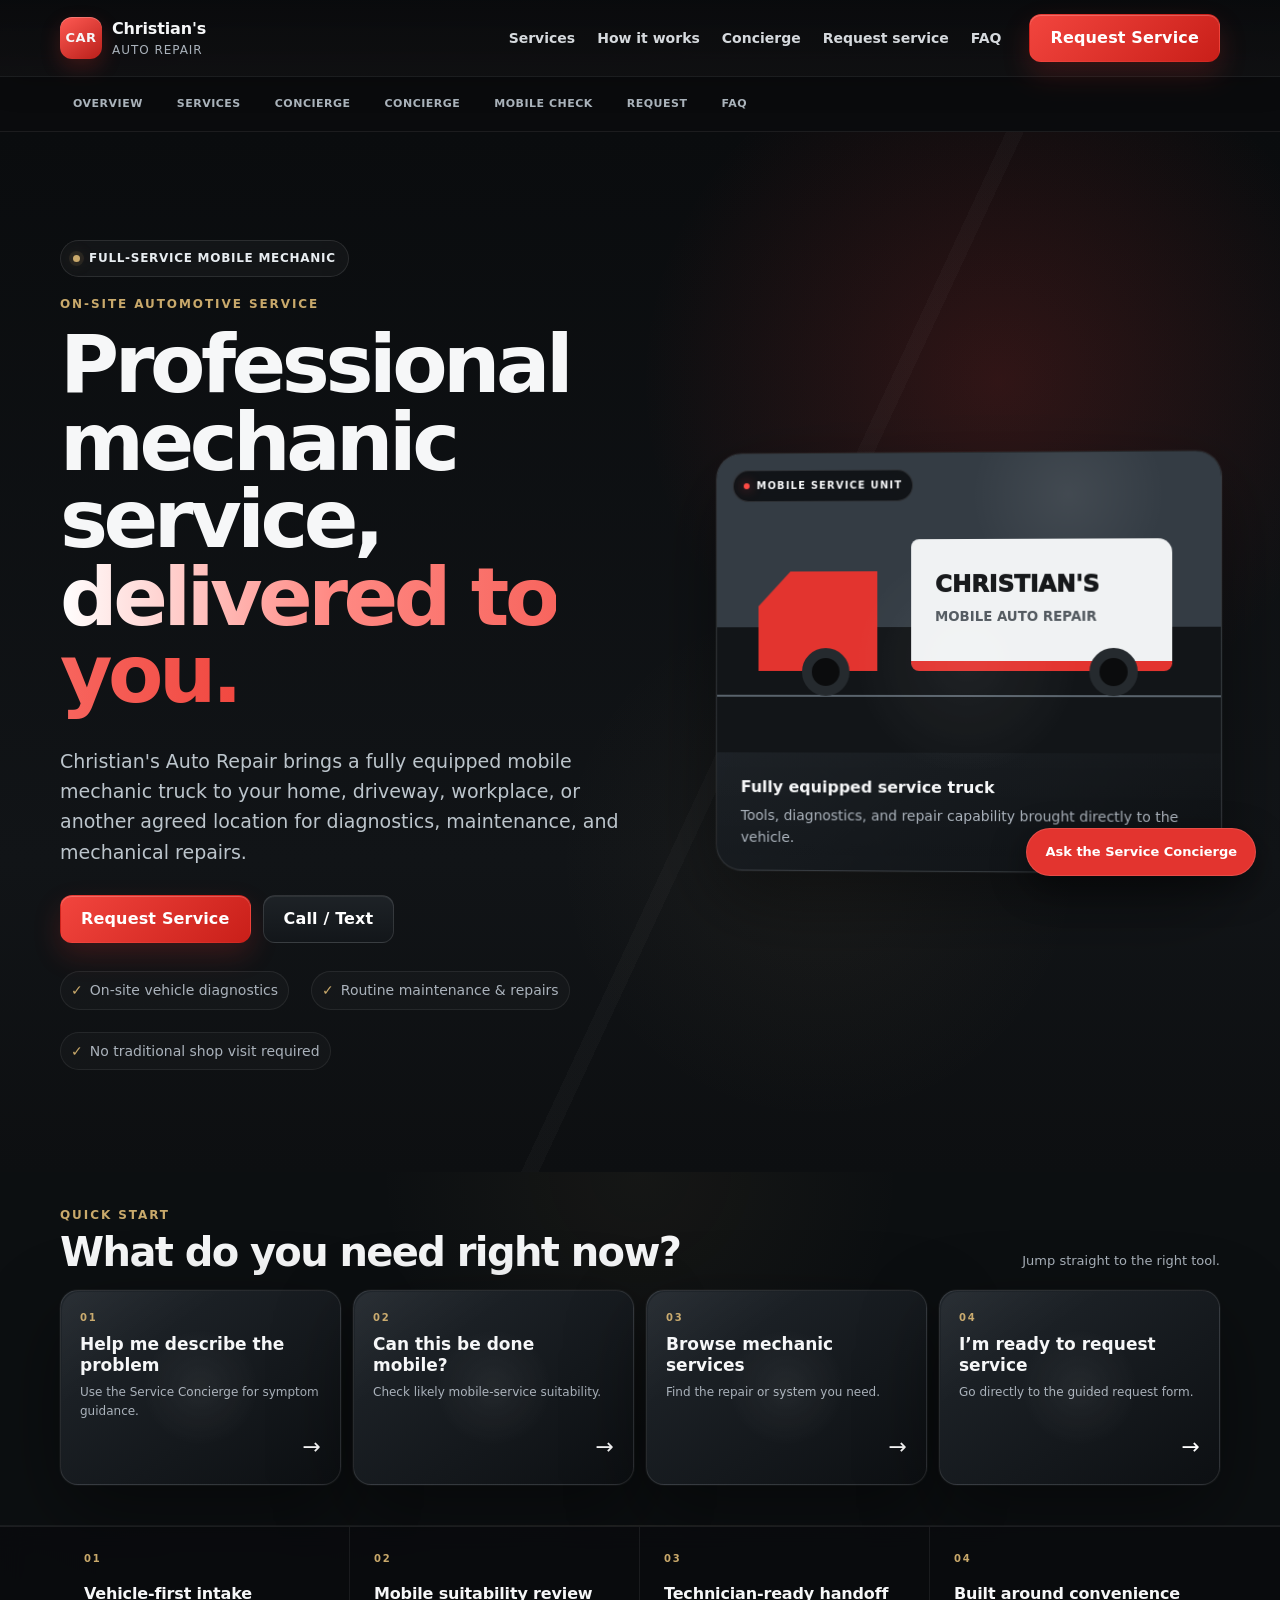
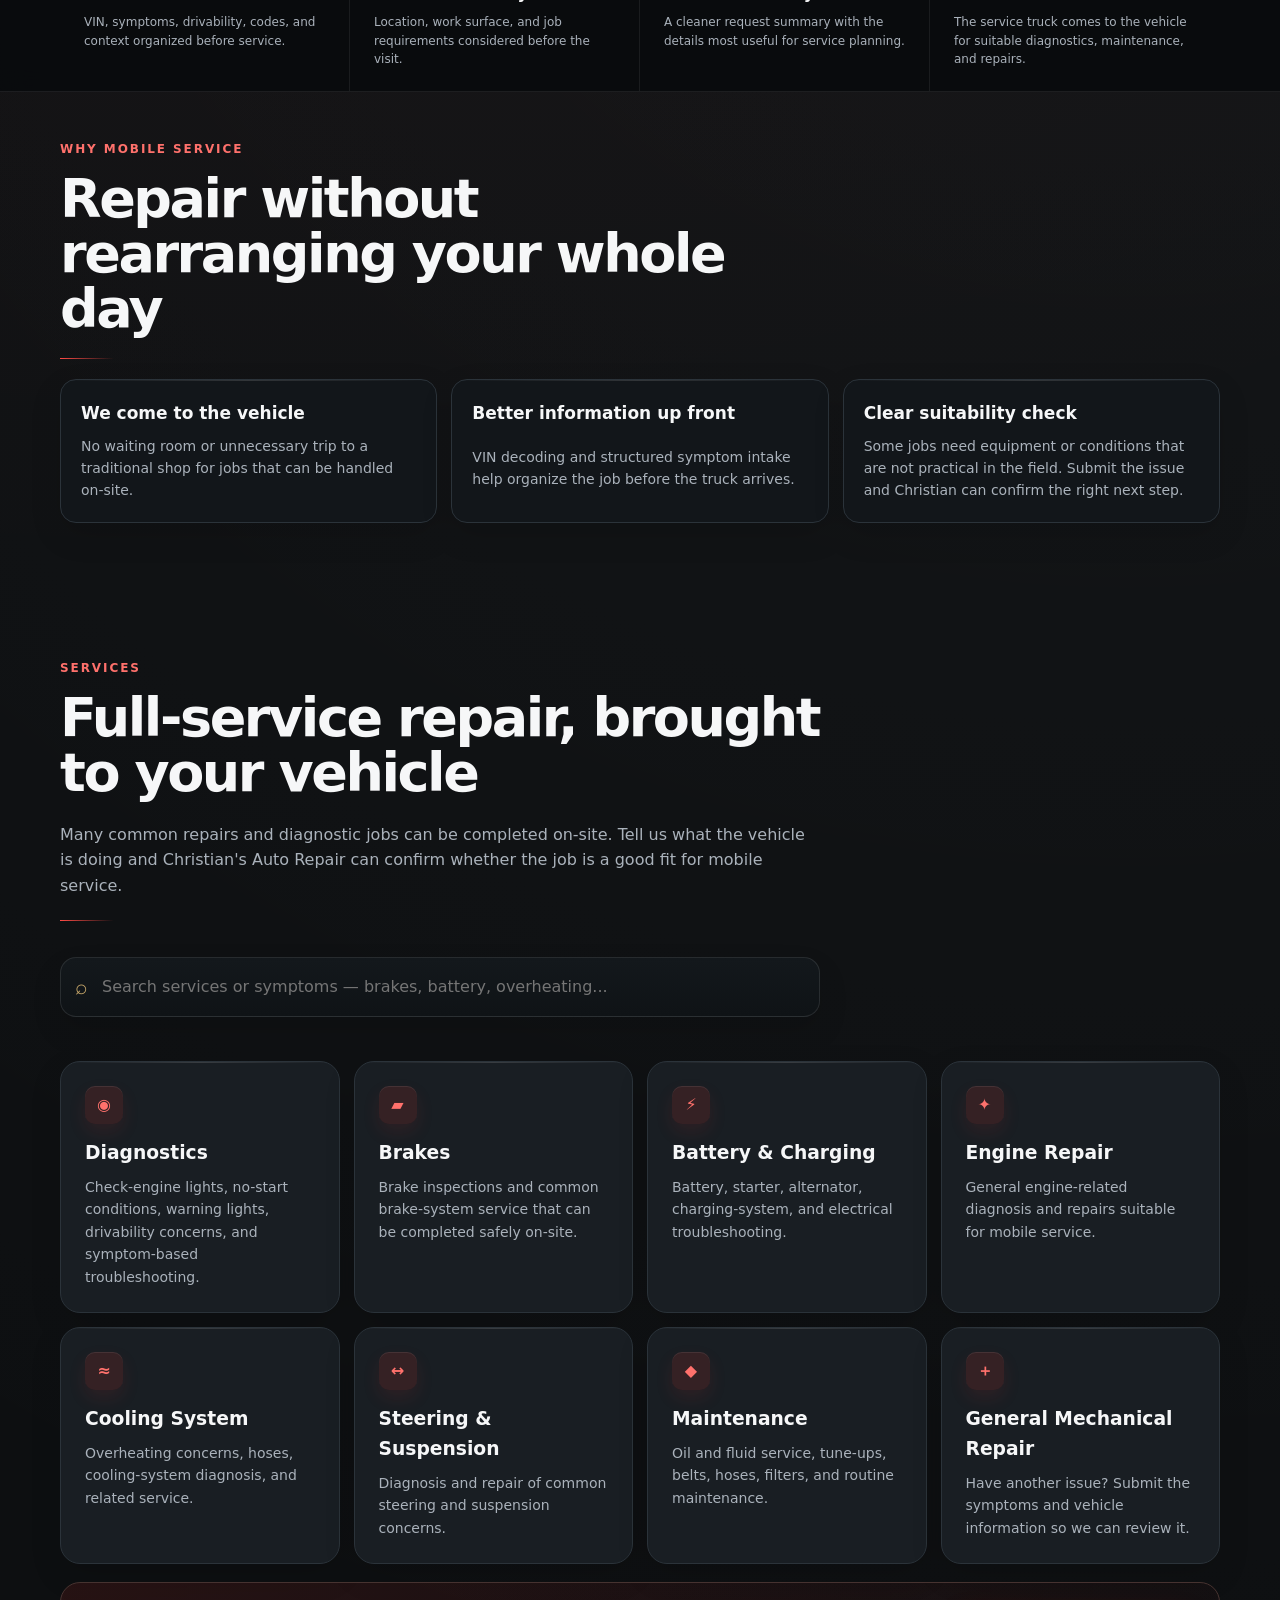
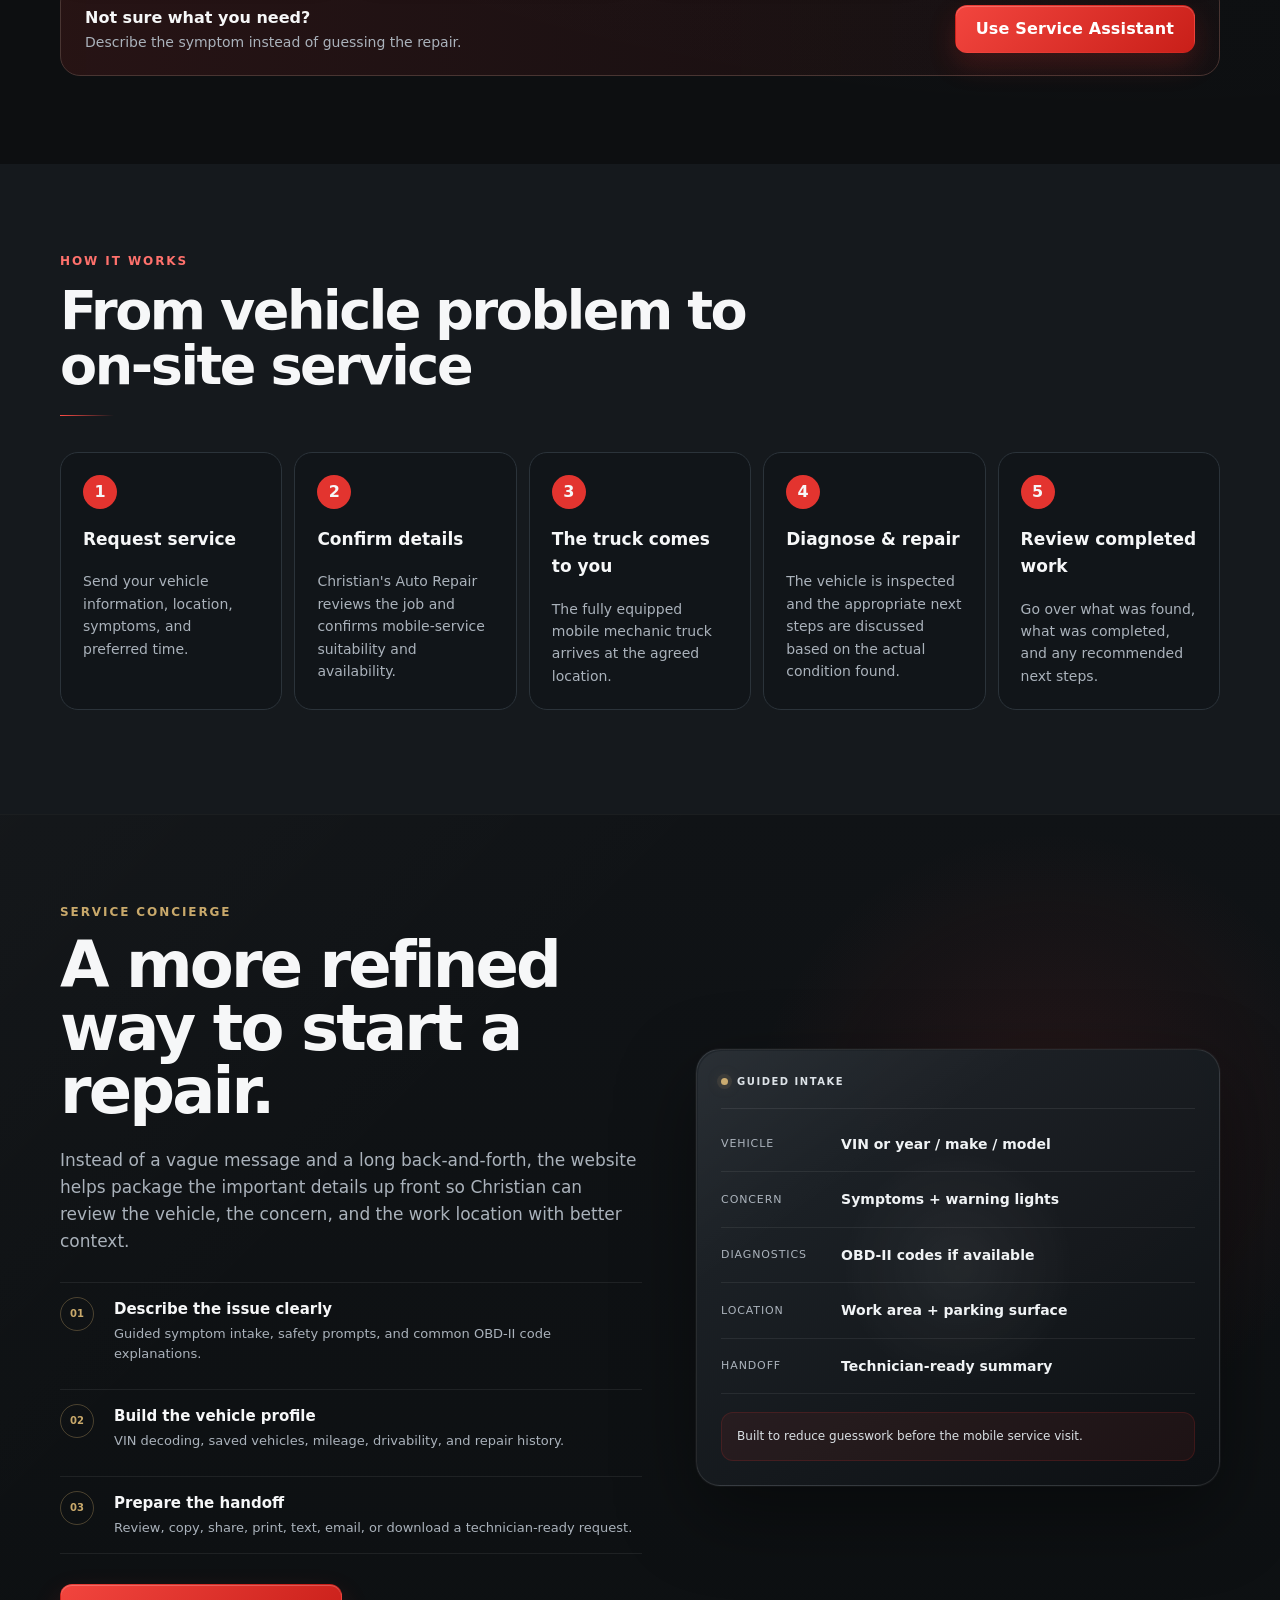
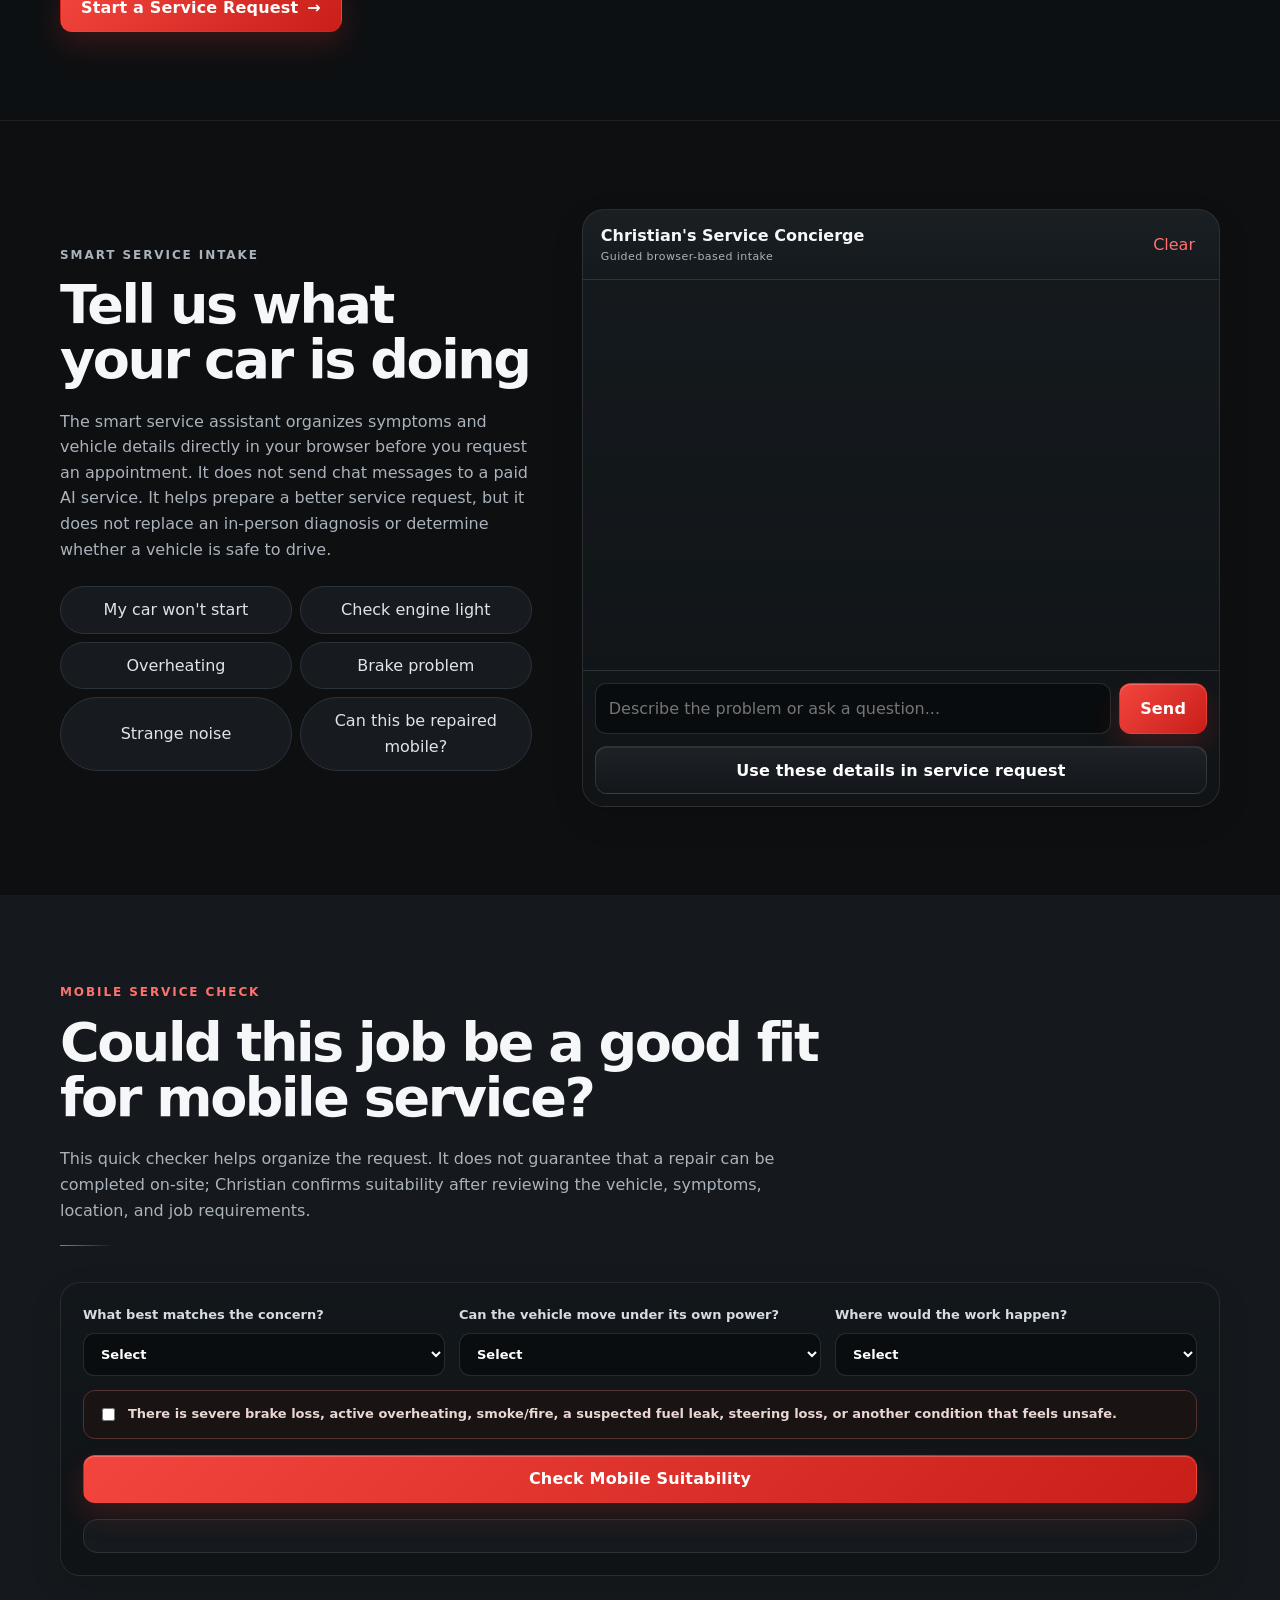
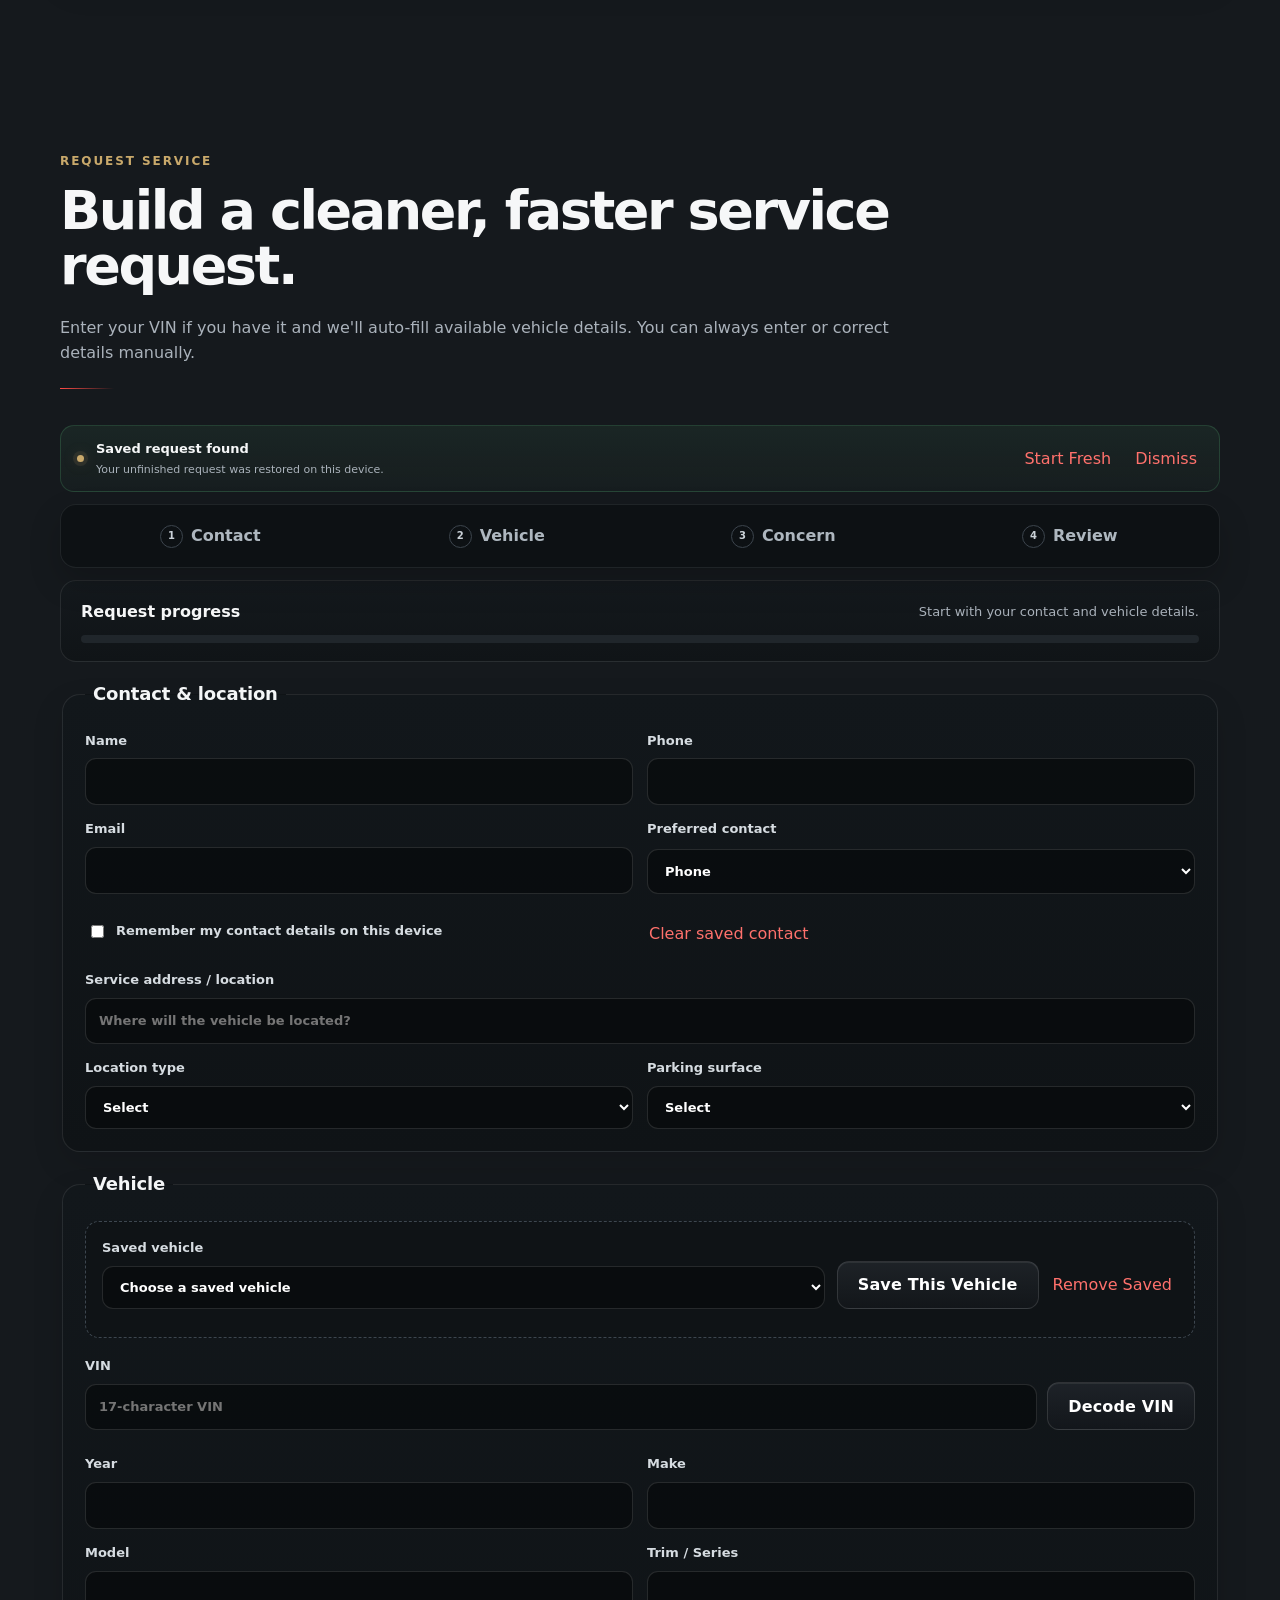
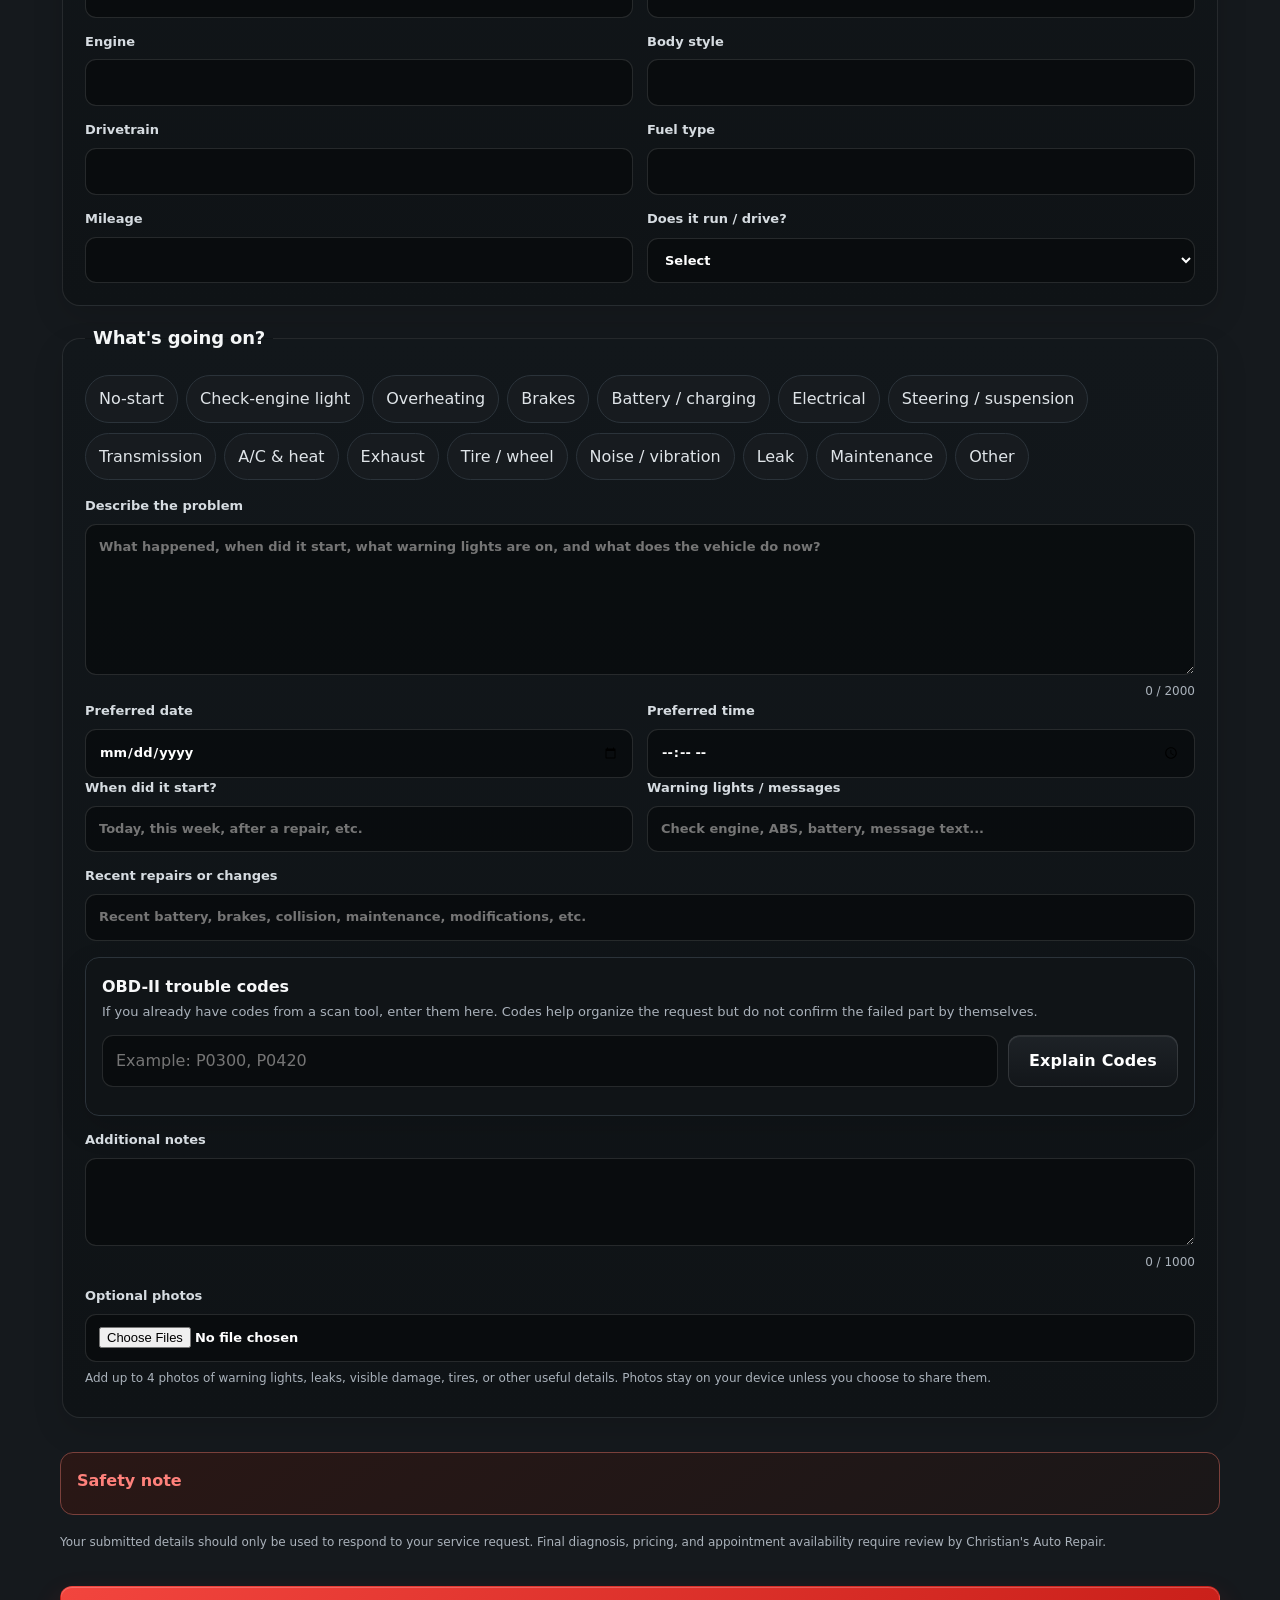
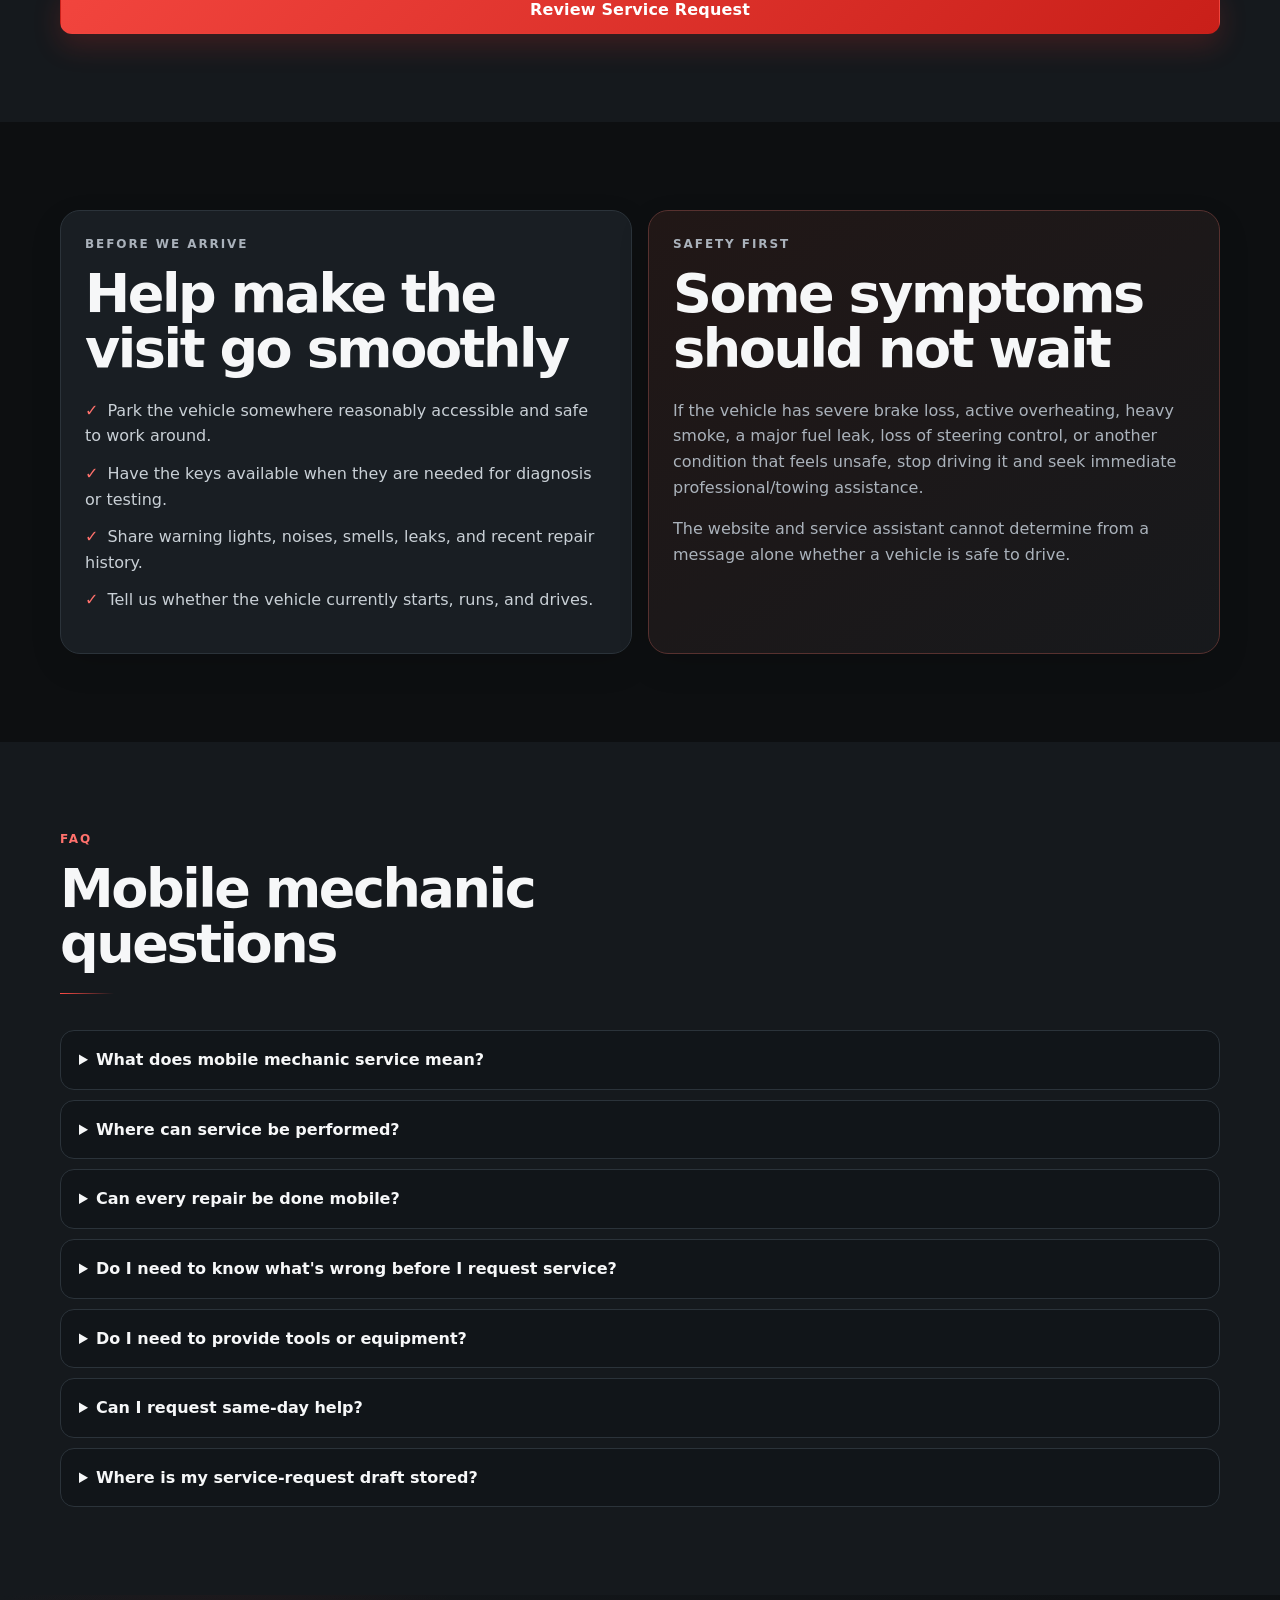
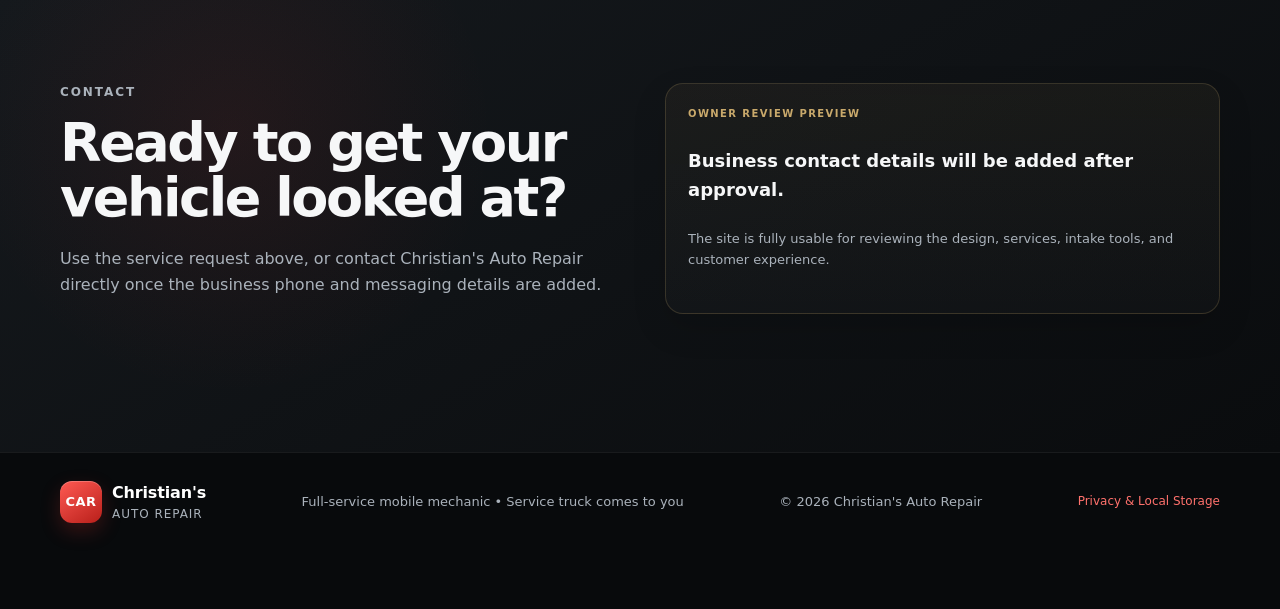
<file: index.html>
<!doctype html>
<html lang="en">
<head>
  <meta charset="utf-8" />
  <meta name="viewport" content="width=device-width,initial-scale=1" />
  <title>Christian's Auto Repair | Full-Service Mobile Mechanic</title>
  <meta name="description" content="Christian's Auto Repair is a full-service mobile mechanic. A fully equipped service truck comes to your home, driveway, workplace, or another agreed location for diagnostics, maintenance, and repairs." />
  <meta name="theme-color" content="#111315" />
  <meta name="robots" content="index,follow,max-image-preview:large" />
  <link rel="canonical" href="https://zdaman3030.github.io/Car/" />
  <link rel="icon" href="./favicon.svg" type="image/svg+xml" />
  <link rel="manifest" href="./manifest.webmanifest" />
  <meta property="og:title" content="Christian's Auto Repair | Mobile Mechanic" />
  <meta property="og:description" content="The mechanic shop that comes to you. Mobile diagnostics, maintenance, and repair from a fully equipped service truck." />
  <meta property="og:type" content="website" />
  <meta property="og:url" content="https://zdaman3030.github.io/Car/" />
  <meta name="twitter:card" content="summary" />
  <meta name="twitter:title" content="Christian's Auto Repair | Mobile Mechanic" />
  <meta name="twitter:description" content="Mobile diagnostics, maintenance, and repair from a service truck that comes to you." />
  <link rel="stylesheet" href="./styles.css" />
  <script type="application/ld+json">
  {
    "@context": "https://schema.org",
    "@type": "AutoRepair",
    "name": "Christian's Auto Repair",
    "description": "Full-service mobile mechanic offering on-site diagnostics, maintenance, and automotive repair from a fully equipped service truck."
  }
  </script>
  <script type="application/ld+json">
  {
    "@context": "https://schema.org",
    "@type": "FAQPage",
    "mainEntity": [
      {"@type":"Question","name":"What does mobile mechanic service mean?","acceptedAnswer":{"@type":"Answer","text":"Christian's Auto Repair brings a service truck to the vehicle and performs suitable diagnostics, maintenance, and repairs on-site instead of requiring a traditional shop visit."}},
      {"@type":"Question","name":"Where can service be performed?","acceptedAnswer":{"@type":"Answer","text":"At your home, driveway, workplace, or another agreed location where the vehicle can be accessed safely and legally. Final location suitability is confirmed before service."}},
      {"@type":"Question","name":"Can every repair be done mobile?","acceptedAnswer":{"@type":"Answer","text":"Many repairs can be handled on-site, but not every job is appropriate for field service. Send the vehicle details and symptoms so Christian's Auto Repair can review the job."}},
      {"@type":"Question","name":"Do I need to know what's wrong before I request service?","acceptedAnswer":{"@type":"Answer","text":"No. Describe what the vehicle is doing, including warning lights, noises, leaks, and whether it starts or drives. Diagnosis can begin from the symptoms."}}
    ]
  }
  </script>
</head>
<body>
  <noscript><div style="padding:12px 16px;background:#3b1614;color:#fff;text-align:center;font-family:system-ui">JavaScript is disabled. You can still browse services and contact information, but VIN decoding and the service assistant require JavaScript.</div></noscript>
  <a class="skip-link" href="#main">Skip to content</a>
  <div id="offlineNotice" class="offline-notice" role="status" hidden>You’re offline. The site and saved service draft still work, but VIN lookup and external links may be unavailable.</div>

  <header class="site-header">
    <div class="wrap nav-wrap">
      <a class="brand" href="#home" aria-label="Christian's Auto Repair home">
        <span class="brand-mark">CAR</span>
        <span><strong>Christian's</strong><small>Auto Repair</small></span>
      </a>
      <button class="menu-btn" id="menuBtn" aria-expanded="false" aria-controls="siteNav">Menu</button>
      <nav id="siteNav" class="site-nav" aria-label="Primary navigation">
        <a href="#services">Services</a>
        <a href="#how">How it works</a>
        <a href="#assistant">Concierge</a>
        <a href="#request">Request service</a>
        <a href="#faq">FAQ</a>
      </nav>
      <a class="btn btn-primary desktop-cta" href="#request">Request Service</a>
    </div>
  </header>
  <nav class="section-nav" aria-label="Page sections">
    <div class="wrap section-nav-track">
      <a href="#home">Overview</a>
      <a href="#services">Services</a>
      <a href="#premiumExperience">Concierge</a>
      <a href="#assistant">Concierge</a>
      <a href="#mobileCheck">Mobile Check</a>
      <a href="#request">Request</a>
      <a href="#faq">FAQ</a>
    </div>
  </nav>

  <main id="main">
    <section id="home" class="hero section">
      <div class="wrap hero-grid">
        <div>
          <div class="hero-status"><span class="status-dot"></span><span>Full-service mobile mechanic</span></div>
          <p class="eyebrow premium-eyebrow">ON-SITE AUTOMOTIVE SERVICE</p>
          <h1>Professional mechanic service, <span>delivered to you.</span></h1>
          <p class="lead">Christian's Auto Repair brings a fully equipped mobile mechanic truck to your home, driveway, workplace, or another agreed location for diagnostics, maintenance, and mechanical repairs.</p>
          <div class="cta-row">
            <a class="btn btn-primary" href="#request">Request Service</a>
            <a class="btn btn-ghost contact-placeholder" href="#contact" hidden>Call / Text</a>
          </div>
          <ul class="hero-points" aria-label="Key benefits">
            <li>On-site vehicle diagnostics</li>
            <li>Routine maintenance & repairs</li>
            <li>No traditional shop visit required</li>
          </ul>
        </div>
        <div class="truck-card premium-surface" role="img" aria-label="Illustration of a professional mobile mechanic service truck">
          <div class="truck-badge"><span></span> MOBILE SERVICE UNIT</div>
          <div class="truck-art">
            <div class="truck-cab"></div>
            <div class="truck-box"><span>CHRISTIAN'S</span><small>MOBILE AUTO REPAIR</small></div>
            <div class="wheel wheel-a"></div>
            <div class="wheel wheel-b"></div>
          </div>
          <div class="truck-card-copy">
            <strong>Fully equipped service truck</strong>
            <span>Tools, diagnostics, and repair capability brought directly to the vehicle.</span>
          </div>
        </div>
      </div>
    </section>

    <section id="quickStart" class="quick-start-section">
      <div class="wrap">
        <div class="quick-start-head">
          <div><p class="eyebrow premium-eyebrow">QUICK START</p><h2>What do you need right now?</h2></div>
          <span>Jump straight to the right tool.</span>
        </div>
        <div class="quick-start-grid">
          <a class="quick-start-card premium-surface" href="#assistant"><small>01</small><strong>Help me describe the problem</strong><span>Use the Service Concierge for symptom guidance.</span><b aria-hidden="true">→</b></a>
          <a class="quick-start-card premium-surface" href="#mobileCheck"><small>02</small><strong>Can this be done mobile?</strong><span>Check likely mobile-service suitability.</span><b aria-hidden="true">→</b></a>
          <a class="quick-start-card premium-surface" href="#services"><small>03</small><strong>Browse mechanic services</strong><span>Find the repair or system you need.</span><b aria-hidden="true">→</b></a>
          <a class="quick-start-card premium-surface" href="#request"><small>04</small><strong>I’m ready to request service</strong><span>Go directly to the guided request form.</span><b aria-hidden="true">→</b></a>
        </div>
      </div>
    </section>

    <section class="trust-strip premium-trust">
      <div class="wrap premium-trust-grid">
        <div><small>01</small><strong>Vehicle-first intake</strong><span>VIN, symptoms, drivability, codes, and context organized before service.</span></div>
        <div><small>02</small><strong>Mobile suitability review</strong><span>Location, work surface, and job requirements considered before the visit.</span></div>
        <div><small>03</small><strong>Technician-ready handoff</strong><span>A cleaner request summary with the details most useful for service planning.</span></div>
        <div><small>04</small><strong>Built around convenience</strong><span>The service truck comes to the vehicle for suitable diagnostics, maintenance, and repairs.</span></div>
      </div>
    </section>

    <section id="why-mobile" class="section section-compact">
      <div class="wrap">
        <div class="section-head compact-head">
          <p class="eyebrow">WHY MOBILE SERVICE</p>
          <h2>Repair without rearranging your whole day</h2>
        </div>
        <div class="benefit-grid">
          <article class="mini-card"><strong>We come to the vehicle</strong><span>No waiting room or unnecessary trip to a traditional shop for jobs that can be handled on-site.</span></article>
          <article class="mini-card"><strong>Better information up front</strong><span>VIN decoding and structured symptom intake help organize the job before the truck arrives.</span></article>
          <article class="mini-card"><strong>Clear suitability check</strong><span>Some jobs need equipment or conditions that are not practical in the field. Submit the issue and Christian can confirm the right next step.</span></article>
        </div>
      </div>
    </section>

    <section id="services" class="section">
      <div class="wrap">
        <div class="section-head">
          <p class="eyebrow">SERVICES</p>
          <h2>Full-service repair, brought to your vehicle</h2>
          <p>Many common repairs and diagnostic jobs can be completed on-site. Tell us what the vehicle is doing and Christian's Auto Repair can confirm whether the job is a good fit for mobile service.</p>
        </div>
        <div class="service-finder">
          <label class="sr-only" for="serviceSearch">Search services</label>
          <span aria-hidden="true">⌕</span>
          <input id="serviceSearch" type="search" placeholder="Search services or symptoms — brakes, battery, overheating..." autocomplete="off" />
          <button id="clearServiceSearch" class="link-btn" type="button" hidden>Clear</button>
        </div>
        <div id="serviceSearchStatus" class="service-search-status" aria-live="polite"></div>
        <div class="cards services-grid">
          <article class="card service-card" data-service="diagnostics check engine no start warning lights drivability troubleshooting scan"><span class="icon">◉</span><h3>Diagnostics</h3><p>Check-engine lights, no-start conditions, warning lights, drivability concerns, and symptom-based troubleshooting.</p></article>
          <article class="card service-card" data-service="brakes brake pads rotors grinding squealing vibration soft pedal"><span class="icon">▰</span><h3>Brakes</h3><p>Brake inspections and common brake-system service that can be completed safely on-site.</p></article>
          <article class="card service-card" data-service="battery alternator starter charging electrical no start clicking"><span class="icon">⚡</span><h3>Battery & Charging</h3><p>Battery, starter, alternator, charging-system, and electrical troubleshooting.</p></article>
          <article class="card service-card" data-service="engine repair misfire rough running power timing leak tune"><span class="icon">✦</span><h3>Engine Repair</h3><p>General engine-related diagnosis and repairs suitable for mobile service.</p></article>
          <article class="card service-card" data-service="cooling overheating coolant radiator thermostat hose leak"><span class="icon">≈</span><h3>Cooling System</h3><p>Overheating concerns, hoses, cooling-system diagnosis, and related service.</p></article>
          <article class="card service-card" data-service="steering suspension strut shock ball joint tie rod clunk vibration pulling"><span class="icon">↔</span><h3>Steering & Suspension</h3><p>Diagnosis and repair of common steering and suspension concerns.</p></article>
          <article class="card service-card" data-service="maintenance oil fluid tune up belt hose filter routine service"><span class="icon">◆</span><h3>Maintenance</h3><p>Oil and fluid service, tune-ups, belts, hoses, filters, and routine maintenance.</p></article>
          <article class="card service-card" data-service="general mechanical repair electrical exhaust hvac ac heat leak noise other"><span class="icon">＋</span><h3>General Mechanical Repair</h3><p>Have another issue? Submit the symptoms and vehicle information so we can review it.</p></article>
        </div>
        <div class="callout">
          <div><strong>Not sure what you need?</strong><span>Describe the symptom instead of guessing the repair.</span></div>
          <a class="btn btn-primary" href="#assistant">Use Service Assistant</a>
        </div>
      </div>
    </section>

    <section id="how" class="section section-alt">
      <div class="wrap">
        <div class="section-head">
          <p class="eyebrow">HOW IT WORKS</p>
          <h2>From vehicle problem to on-site service</h2>
        </div>
        <ol class="timeline">
          <li><span>1</span><div><h3>Request service</h3><p>Send your vehicle information, location, symptoms, and preferred time.</p></div></li>
          <li><span>2</span><div><h3>Confirm details</h3><p>Christian's Auto Repair reviews the job and confirms mobile-service suitability and availability.</p></div></li>
          <li><span>3</span><div><h3>The truck comes to you</h3><p>The fully equipped mobile mechanic truck arrives at the agreed location.</p></div></li>
          <li><span>4</span><div><h3>Diagnose & repair</h3><p>The vehicle is inspected and the appropriate next steps are discussed based on the actual condition found.</p></div></li>
          <li><span>5</span><div><h3>Review completed work</h3><p>Go over what was found, what was completed, and any recommended next steps.</p></div></li>
        </ol>
      </div>
    </section>

    <section id="premiumExperience" class="section premium-experience">
      <div class="wrap premium-experience-grid">
        <div class="premium-copy">
          <p class="eyebrow premium-eyebrow">SERVICE CONCIERGE</p>
          <h2>A more refined way to start a repair.</h2>
          <p>Instead of a vague message and a long back-and-forth, the website helps package the important details up front so Christian can review the vehicle, the concern, and the work location with better context.</p>
          <div class="premium-feature-list">
            <div><span>01</span><p><strong>Describe the issue clearly</strong><small>Guided symptom intake, safety prompts, and common OBD-II code explanations.</small></p></div>
            <div><span>02</span><p><strong>Build the vehicle profile</strong><small>VIN decoding, saved vehicles, mileage, drivability, and repair history.</small></p></div>
            <div><span>03</span><p><strong>Prepare the handoff</strong><small>Review, copy, share, print, text, email, or download a technician-ready request.</small></p></div>
          </div>
          <a class="btn btn-primary premium-cta" href="#request">Start a Service Request <span aria-hidden="true">→</span></a>
        </div>
        <div class="concierge-card premium-surface">
          <div class="concierge-topline"><span class="status-dot"></span> GUIDED INTAKE</div>
          <div class="concierge-preview">
            <div class="preview-row"><small>Vehicle</small><strong>VIN or year / make / model</strong></div>
            <div class="preview-row"><small>Concern</small><strong>Symptoms + warning lights</strong></div>
            <div class="preview-row"><small>Diagnostics</small><strong>OBD-II codes if available</strong></div>
            <div class="preview-row"><small>Location</small><strong>Work area + parking surface</strong></div>
            <div class="preview-row"><small>Handoff</small><strong>Technician-ready summary</strong></div>
          </div>
          <div class="concierge-note">Built to reduce guesswork before the mobile service visit.</div>
        </div>
      </div>
    </section>

    <section id="assistant" class="section">
      <div class="wrap assistant-grid">
        <div>
          <p class="eyebrow">SMART SERVICE INTAKE</p>
          <h2>Tell us what your car is doing</h2>
          <p>The smart service assistant organizes symptoms and vehicle details directly in your browser before you request an appointment. It does not send chat messages to a paid AI service. It helps prepare a better service request, but it does not replace an in-person diagnosis or determine whether a vehicle is safe to drive.</p>
          <div class="starter-grid" id="starterGrid">
            <button data-prompt="My car won't start">My car won't start</button>
            <button data-prompt="My check engine light is on">Check engine light</button>
            <button data-prompt="My car is overheating">Overheating</button>
            <button data-prompt="I have a brake problem">Brake problem</button>
            <button data-prompt="I hear a strange noise">Strange noise</button>
            <button data-prompt="Can this repair be done mobile?">Can this be repaired mobile?</button>
          </div>
        </div>
        <div class="chat-card" aria-label="Service assistant">
          <div class="chat-head">
            <div><strong>Christian's Service Concierge</strong><small>Guided browser-based intake</small></div>
            <button id="clearChat" class="link-btn">Clear</button>
          </div>
          <div id="chatLog" class="chat-log" aria-live="polite"></div>
          <form id="chatForm" class="chat-form">
            <label class="sr-only" for="chatInput">Your question</label>
            <input id="chatInput" autocomplete="off" placeholder="Describe the problem or ask a question..." />
            <button class="btn btn-primary" type="submit">Send</button>
          </form>
          <div class="chat-actions">
            <button id="sendToRequest" class="btn btn-ghost" type="button">Use these details in service request</button>
          </div>
        </div>
      </div>
    </section>

    <section id="mobileCheck" class="section section-alt">
      <div class="wrap">
        <div class="section-head">
          <p class="eyebrow">MOBILE SERVICE CHECK</p>
          <h2>Could this job be a good fit for mobile service?</h2>
          <p>This quick checker helps organize the request. It does not guarantee that a repair can be completed on-site; Christian confirms suitability after reviewing the vehicle, symptoms, location, and job requirements.</p>
        </div>
        <div class="mobile-checker">
          <div class="checker-grid">
            <label>What best matches the concern?
              <select id="checkerCategory">
                <option value="">Select</option>
                <option>Diagnostics</option>
                <option>No-start</option>
                <option>Check-engine light</option>
                <option>Battery / charging</option>
                <option>Brakes</option>
                <option>Overheating</option>
                <option>Electrical</option>
                <option>Steering / suspension</option>
                <option>Maintenance</option>
                <option>Leak</option>
                <option>Noise / vibration</option>
                <option>Heating / A/C</option>
                <option>Exhaust</option>
                <option>Tire / wheel</option>
                <option>Other</option>
              </select>
            </label>
            <label>Can the vehicle move under its own power?
              <select id="checkerDrivability">
                <option value="">Select</option>
                <option>Runs and drives</option>
                <option>Runs but should not be driven</option>
                <option>Starts but does not drive</option>
                <option>Does not start</option>
                <option>Unsure</option>
              </select>
            </label>
            <label>Where would the work happen?
              <select id="checkerSurface">
                <option value="">Select</option>
                <option>Concrete</option>
                <option>Asphalt</option>
                <option>Gravel</option>
                <option>Other / unsure</option>
              </select>
            </label>
            <label class="checker-danger"><input id="checkerDanger" type="checkbox" /> There is severe brake loss, active overheating, smoke/fire, a suspected fuel leak, steering loss, or another condition that feels unsafe.</label>
          </div>
          <button id="runMobileCheck" class="btn btn-primary" type="button">Check Mobile Suitability</button>
          <div id="mobileCheckResult" class="checker-result" aria-live="polite" hidden></div>
        </div>
      </div>
    </section>

    <section id="request" class="section section-alt">
      <div class="wrap">
        <div class="section-head request-head">
          <p class="eyebrow premium-eyebrow">REQUEST SERVICE</p>
          <h2>Build a cleaner, faster service request.</h2>
          <p>Enter your VIN if you have it and we'll auto-fill available vehicle details. You can always enter or correct details manually.</p>
        </div>

        <div id="draftResumeBanner" class="draft-resume" hidden>
          <div><span class="status-dot"></span><p><strong>Saved request found</strong><small>Your unfinished request was restored on this device.</small></p></div>
          <div class="draft-resume-actions"><button id="startFreshDraft" class="link-btn" type="button">Start Fresh</button><button id="dismissDraftBanner" class="link-btn" type="button">Dismiss</button></div>
        </div>
        <div class="request-step-nav" aria-label="Request form steps">
          <button type="button" data-step-target="step-contact"><span>1</span>Contact</button>
          <button type="button" data-step-target="step-vehicle"><span>2</span>Vehicle</button>
          <button type="button" data-step-target="step-concern"><span>3</span>Concern</button>
          <button type="button" data-step-target="requestReview"><span>4</span>Review</button>
        </div>
        <div class="form-progress" aria-label="Service request completion">
          <div class="form-progress-copy"><strong>Request progress</strong><span id="formProgressText">Start with your contact and vehicle details.</span></div>
          <div class="progress-track" aria-hidden="true"><span id="formProgressBar"></span></div>
        </div>
        <form id="serviceForm" class="service-form" novalidate>
          <fieldset id="step-contact">
            <legend>Contact & location</legend>
            <div class="form-grid">
              <label>Name <input name="name" required autocomplete="name" /></label>
              <label>Phone <input name="phone" type="tel" autocomplete="tel" /></label>
              <label>Email <input name="email" type="email" autocomplete="email" /></label>
              <label>Preferred contact
                <select name="contactPreference"><option>Phone</option><option>Text</option><option>Email</option></select>
              </label>
              <label class="remember-row"><input id="rememberContact" type="checkbox" /> Remember my contact details on this device</label>
              <button id="clearSavedContact" class="link-btn saved-contact-clear" type="button">Clear saved contact</button>
              <label class="full">Service address / location <input name="location" required autocomplete="street-address" placeholder="Where will the vehicle be located?" /></label>
              <label>Location type
                <select name="locationType">
                  <option value="">Select</option>
                  <option>Home / driveway</option>
                  <option>Workplace / private lot</option>
                  <option>Private parking area</option>
                  <option>Other agreed location</option>
                </select>
              </label>
              <label>Parking surface
                <select name="parkingSurface">
                  <option value="">Select</option>
                  <option>Concrete</option>
                  <option>Asphalt</option>
                  <option>Gravel</option>
                  <option>Other / unsure</option>
                </select>
              </label>
            </div>
          </fieldset>

          <fieldset id="step-vehicle">
            <legend>Vehicle</legend>
            <div class="saved-vehicle-bar">
              <label>Saved vehicle
                <select id="savedVehicleSelect"><option value="">Choose a saved vehicle</option></select>
              </label>
              <div class="saved-vehicle-actions">
                <button id="saveVehicle" class="btn btn-ghost" type="button">Save This Vehicle</button>
                <button id="removeVehicle" class="link-btn" type="button">Remove Saved</button>
              </div>
              <span id="savedVehicleStatus" class="status" aria-live="polite"></span>
            </div>
            <div class="vin-row">
              <label>VIN <input id="vin" name="vin" maxlength="17" autocapitalize="characters" placeholder="17-character VIN" /></label>
              <button id="decodeVin" class="btn btn-ghost" type="button">Decode VIN</button>
              <span id="vinStatus" class="status" aria-live="polite"></span>
            </div>
            <div class="form-grid">
              <label>Year <input id="year" name="year" inputmode="numeric" /></label>
              <label>Make <input id="make" name="make" /></label>
              <label>Model <input id="model" name="model" /></label>
              <label>Trim / Series <input id="trim" name="trim" /></label>
              <label>Engine <input id="engine" name="engine" /></label>
              <label>Body style <input id="body" name="body" /></label>
              <label>Drivetrain <input id="drive" name="drive" /></label>
              <label>Fuel type <input id="fuel" name="fuel" /></label>
              <label>Mileage <input name="mileage" inputmode="numeric" /></label>
              <label>Does it run / drive?
                <select name="drivability"><option value="">Select</option><option>Runs and drives</option><option>Runs but should not be driven</option><option>Starts but does not drive</option><option>Does not start</option><option>Unsure</option></select>
              </label>
            </div>
          </fieldset>

          <fieldset id="step-concern">
            <legend>What's going on?</legend>
            <div class="issue-chips" id="issueChips">
              <button type="button" data-issue="No-start">No-start</button>
              <button type="button" data-issue="Check-engine light">Check-engine light</button>
              <button type="button" data-issue="Overheating">Overheating</button>
              <button type="button" data-issue="Brake issue">Brakes</button>
              <button type="button" data-issue="Battery / charging">Battery / charging</button>
              <button type="button" data-issue="Electrical">Electrical</button>
              <button type="button" data-issue="Steering / suspension">Steering / suspension</button>
              <button type="button" data-issue="Drivetrain / transmission">Transmission</button>
              <button type="button" data-issue="Heating / A/C">A/C & heat</button>
              <button type="button" data-issue="Exhaust">Exhaust</button>
              <button type="button" data-issue="Tire / wheel">Tire / wheel</button>
              <button type="button" data-issue="Noise / vibration">Noise / vibration</button>
              <button type="button" data-issue="Leak">Leak</button>
              <button type="button" data-issue="Maintenance">Maintenance</button>
              <button type="button" data-issue="Other">Other</button>
            </div>
            <input id="issueCategory" name="issueCategory" type="hidden" />
            <label class="block">Describe the problem
              <textarea id="problem" name="problem" required rows="6" maxlength="2000" aria-describedby="problemCounter" placeholder="What happened, when did it start, what warning lights are on, and what does the vehicle do now?"></textarea>
              <span id="problemCounter" class="field-help text-counter">0 / 2000</span>
            </label>
            <div class="form-grid">
              <label>Preferred date <input name="preferredDate" type="date" /></label>
              <label>Preferred time <input name="preferredTime" type="time" /></label>
            </div>
            <div class="form-grid">
              <label>When did it start? <input name="symptomStarted" placeholder="Today, this week, after a repair, etc." /></label>
              <label>Warning lights / messages <input name="warningLights" placeholder="Check engine, ABS, battery, message text..." /></label>
              <label class="full">Recent repairs or changes <input name="recentRepairs" placeholder="Recent battery, brakes, collision, maintenance, modifications, etc." /></label>
            </div>
            <div class="dtc-helper">
              <div>
                <strong>OBD-II trouble codes</strong>
                <span>If you already have codes from a scan tool, enter them here. Codes help organize the request but do not confirm the failed part by themselves.</span>
              </div>
              <div class="dtc-row">
                <label class="sr-only" for="dtcInput">OBD-II trouble codes</label>
                <input id="dtcInput" placeholder="Example: P0300, P0420" autocapitalize="characters" />
                <button id="analyzeDtc" class="btn btn-ghost" type="button">Explain Codes</button>
              </div>
              <div id="dtcResults" class="dtc-results" aria-live="polite"></div>
              <input id="dtcCodes" name="dtcCodes" type="hidden" />
            </div>
            <label class="block">Additional notes <textarea id="additionalNotes" name="notes" rows="3" maxlength="1000" aria-describedby="notesCounter"></textarea><span id="notesCounter" class="field-help text-counter">0 / 1000</span></label>
            <label class="block">Optional photos
              <input id="photos" name="photos" type="file" accept="image/*" multiple />
              <span class="field-help">Add up to 4 photos of warning lights, leaks, visible damage, tires, or other useful details. Photos stay on your device unless you choose to share them.</span>
              <span id="photoList" class="status" aria-live="polite"></span>
            </label>
          </fieldset>

          <div id="safetyAlert" class="safety-alert" role="alert" hidden>
            <strong>Safety note</strong>
            <span id="safetyAlertText"></span>
          </div>
          <div class="privacy-note">Your submitted details should only be used to respond to your service request. Final diagnosis, pricing, and appointment availability require review by Christian's Auto Repair.</div>
          <button class="btn btn-primary btn-wide" type="submit">Review Service Request</button>
        </form>

        <div id="requestReview" class="review-card" hidden>
          <div class="review-head"><div><p class="eyebrow">READY TO SEND</p><h3>Review your service request</h3><p class="request-ref">Reference: <strong id="requestRef">—</strong></p></div><button id="editRequest" class="link-btn">Edit</button></div>
          <div class="review-next-steps">
            <span class="review-check" aria-hidden="true">✓</span>
            <div><strong>Your request is prepared.</strong><small>Review the details below, then use Copy, Share, Download, Print/PDF, or the direct contact buttons once Christian's contact information is added.</small></div>
          </div>
          <pre id="requestSummary"></pre>
          <div class="cta-row">
            <button id="copyRequest" class="btn btn-primary" type="button">Copy Request Summary</button>
            <button id="shareRequest" class="btn btn-ghost" type="button">Share Request</button>
            <button id="printRequest" class="btn btn-ghost" type="button">Print / Save PDF</button>
            <button id="downloadRequest" class="btn btn-ghost" type="button">Download Request</button>
            <a id="textRequest" class="btn btn-ghost" href="#contact" hidden>Text Request</a>
            <a id="emailRequest" class="btn btn-ghost" href="#contact" hidden>Email Request</a>
            <a class="btn btn-ghost contact-placeholder" href="#contact" hidden>Call / Text</a>
          </div>
          <p class="fine-print">Your request is saved only in this browser as a draft so you can return without retyping it. <button id="clearDraft" class="link-btn" type="button">Clear saved draft</button> Online direct submission will be connected once the business phone/email or preferred booking destination is provided.</p>
        </div>
      </div>
    </section>

    <section class="section">
      <div class="wrap two-col">
        <div class="panel">
          <p class="eyebrow">BEFORE WE ARRIVE</p>
          <h2>Help make the visit go smoothly</h2>
          <ul class="checklist">
            <li>Park the vehicle somewhere reasonably accessible and safe to work around.</li>
            <li>Have the keys available when they are needed for diagnosis or testing.</li>
            <li>Share warning lights, noises, smells, leaks, and recent repair history.</li>
            <li>Tell us whether the vehicle currently starts, runs, and drives.</li>
          </ul>
        </div>
        <div class="panel danger-panel">
          <p class="eyebrow">SAFETY FIRST</p>
          <h2>Some symptoms should not wait</h2>
          <p>If the vehicle has severe brake loss, active overheating, heavy smoke, a major fuel leak, loss of steering control, or another condition that feels unsafe, stop driving it and seek immediate professional/towing assistance.</p>
          <p>The website and service assistant cannot determine from a message alone whether a vehicle is safe to drive.</p>
        </div>
      </div>
    </section>

    <section id="faq" class="section section-alt">
      <div class="wrap">
        <div class="section-head"><p class="eyebrow">FAQ</p><h2>Mobile mechanic questions</h2></div>
        <div class="faq-list">
          <details><summary>What does mobile mechanic service mean?</summary><p>Christian's Auto Repair brings a service truck to the vehicle and performs suitable diagnostics, maintenance, and repairs on-site instead of requiring a traditional shop visit.</p></details>
          <details><summary>Where can service be performed?</summary><p>At your home, driveway, workplace, or another agreed location where the vehicle can be accessed safely and legally. Final location suitability is confirmed before service.</p></details>
          <details><summary>Can every repair be done mobile?</summary><p>Many repairs can be handled on-site, but not every job is appropriate for field service. Send the vehicle details and symptoms so Christian's Auto Repair can review the job.</p></details>
          <details><summary>Do I need to know what's wrong before I request service?</summary><p>No. Describe what the vehicle is doing, including warning lights, noises, leaks, and whether it starts or drives. Diagnosis can begin from the symptoms.</p></details>
          <details><summary>Do I need to provide tools or equipment?</summary><p>Do not assume you need to provide anything beyond access to the vehicle unless Christian's Auto Repair asks for something specific when confirming the appointment.</p></details>
          <details><summary>Can I request same-day help?</summary><p>You can ask about urgent or same-day availability. Availability must be confirmed directly and is not guaranteed by the website.</p></details>
          <details><summary>Where is my service-request draft stored?</summary><p>Until direct form delivery is connected, the request draft is stored only in your current browser so you can review or copy it without retyping. You can clear the saved draft at any time.</p></details>
        </div>
      </div>
    </section>

    <section id="contact" class="section contact-section">
      <div class="wrap contact-grid">
        <div>
          <p class="eyebrow">CONTACT</p>
          <h2>Ready to get your vehicle looked at?</h2>
          <p>Use the service request above, or contact Christian's Auto Repair directly once the business phone and messaging details are added.</p>
        </div>
        <div id="contactPending" class="contact-pending">
          <small>OWNER REVIEW PREVIEW</small>
          <strong>Business contact details will be added after approval.</strong>
          <span>The site is fully usable for reviewing the design, services, intake tools, and customer experience.</span>
        </div>
        <div class="contact-card">
          <div data-config-card="phoneDisplay" hidden><small>Phone / Text</small><strong data-config="phoneDisplay"></strong></div>
          <div data-config-card="emailDisplay" hidden><small>Email</small><strong data-config="emailDisplay"></strong></div>
          <div data-config-card="serviceArea" hidden><small>Service Area</small><strong data-config="serviceArea"></strong></div>
          <div data-config-card="hours" hidden><small>Hours</small><strong data-config="hours"></strong></div>
        </div>
      </div>
    </section>
  </main>

  <button id="backToTop" class="back-to-top" type="button" aria-label="Back to top" hidden>↑</button>
  <a class="chat-fab" href="#assistant" aria-label="Open Service Concierge">Ask the Service Concierge</a>

  <div class="mobile-bar" aria-label="Quick contact">
    <a class="contact-placeholder" href="#contact" hidden>Call</a>
    <a class="contact-placeholder" href="#contact" hidden>Text</a>
    <a href="#request">Request Service</a>
  </div>

  <footer>
    <div class="wrap footer-grid">
      <div class="brand footer-brand"><span class="brand-mark">CAR</span><span><strong>Christian's</strong><small>Auto Repair</small></span></div>
      <p>Full-service mobile mechanic • Service truck comes to you</p>
      <p>© <span id="yearNow"></span> Christian's Auto Repair</p>
      <a class="link-btn footer-install" href="./privacy.html">Privacy & Local Storage</a>
      <button id="installSite" class="link-btn footer-install" type="button" hidden>Add to Home Screen</button>
    </div>
  </footer>

  <script src="./config.js"></script>
  <script src="./script.js"></script>
</body>
</html>
</file>
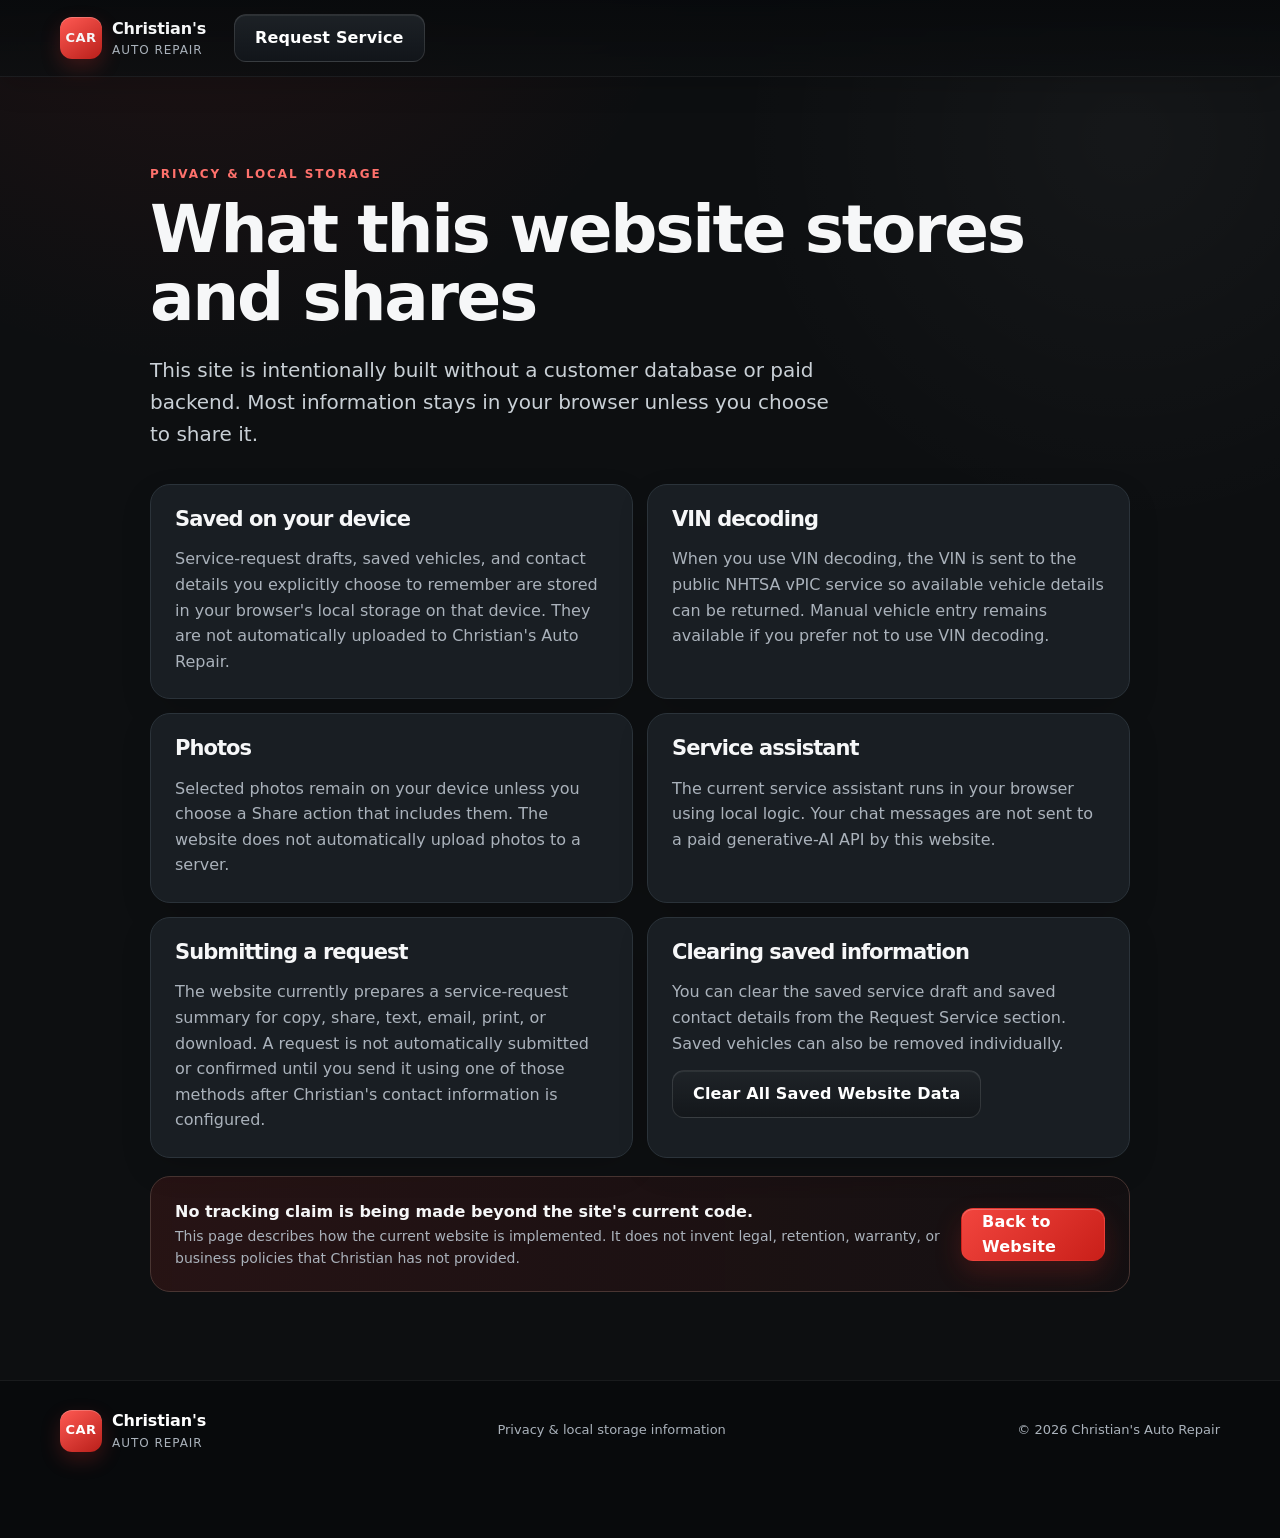
<file: privacy.html>
<!doctype html>
<html lang="en">
<head>
  <meta charset="utf-8" />
  <meta name="viewport" content="width=device-width,initial-scale=1" />
  <title>Privacy & Local Storage | Christian's Auto Repair</title>
  <meta name="description" content="How Christian's Auto Repair's website handles locally saved service-request drafts, saved vehicles, contact details, VIN decoding, and optional photos." />
  <meta name="theme-color" content="#111315" />
  <meta name="robots" content="index,follow" />
  <link rel="canonical" href="https://zdaman3030.github.io/Car/privacy.html" />
  <link rel="icon" href="./favicon.svg" type="image/svg+xml" />
  <link rel="stylesheet" href="./styles.css" />
</head>
<body>
  <a class="skip-link" href="#main">Skip to content</a>
  <header class="site-header">
    <div class="wrap nav-wrap">
      <a class="brand" href="./" aria-label="Christian's Auto Repair home">
        <span class="brand-mark">CAR</span>
        <span><strong>Christian's</strong><small>Auto Repair</small></span>
      </a>
      <a class="btn btn-ghost" href="./#request">Request Service</a>
    </div>
  </header>
  <main id="main">
    <section class="section">
      <div class="wrap policy-wrap">
        <p class="eyebrow">PRIVACY & LOCAL STORAGE</p>
        <h1>What this website stores and shares</h1>
        <p class="lead">This site is intentionally built without a customer database or paid backend. Most information stays in your browser unless you choose to share it.</p>

        <div class="policy-grid">
          <section class="panel">
            <h2>Saved on your device</h2>
            <p>Service-request drafts, saved vehicles, and contact details you explicitly choose to remember are stored in your browser's local storage on that device. They are not automatically uploaded to Christian's Auto Repair.</p>
          </section>
          <section class="panel">
            <h2>VIN decoding</h2>
            <p>When you use VIN decoding, the VIN is sent to the public NHTSA vPIC service so available vehicle details can be returned. Manual vehicle entry remains available if you prefer not to use VIN decoding.</p>
          </section>
          <section class="panel">
            <h2>Photos</h2>
            <p>Selected photos remain on your device unless you choose a Share action that includes them. The website does not automatically upload photos to a server.</p>
          </section>
          <section class="panel">
            <h2>Service assistant</h2>
            <p>The current service assistant runs in your browser using local logic. Your chat messages are not sent to a paid generative-AI API by this website.</p>
          </section>
          <section class="panel">
            <h2>Submitting a request</h2>
            <p>The website currently prepares a service-request summary for copy, share, text, email, print, or download. A request is not automatically submitted or confirmed until you send it using one of those methods after Christian's contact information is configured.</p>
          </section>
          <section class="panel">
            <h2>Clearing saved information</h2>
            <p>You can clear the saved service draft and saved contact details from the Request Service section. Saved vehicles can also be removed individually.</p>
            <button id="clearAllLocalData" class="btn btn-ghost privacy-clear" type="button">Clear All Saved Website Data</button>
            <span id="privacyClearStatus" class="field-help" role="status" aria-live="polite"></span>
          </section>
        </div>

        <div class="callout policy-note">
          <div>
            <strong>No tracking claim is being made beyond the site's current code.</strong>
            <span>This page describes how the current website is implemented. It does not invent legal, retention, warranty, or business policies that Christian has not provided.</span>
          </div>
          <a class="btn btn-primary" href="./">Back to Website</a>
        </div>
      </div>
    </section>
  </main>
  <footer>
    <div class="wrap footer-grid">
      <div class="brand footer-brand"><span class="brand-mark">CAR</span><span><strong>Christian's</strong><small>Auto Repair</small></span></div>
      <p>Privacy & local storage information</p>
      <p>© <span id="privacyYear"></span> Christian's Auto Repair</p>
    </div>
  </footer>
  <script>
    document.getElementById("privacyYear").textContent=new Date().getFullYear();
    document.getElementById("clearAllLocalData")?.addEventListener("click",()=>{
      const keys=[
        "christiansAutoRepairServiceDraft",
        "christiansAutoRepairServiceDraftMeta",
        "christiansAutoRepairSavedVehicles",
        "christiansAutoRepairSavedContact"
      ];
      keys.forEach(key=>{try{localStorage.removeItem(key)}catch{}});
      try{sessionStorage.removeItem("carChat")}catch{}
      const status=document.getElementById("privacyClearStatus");
      if(status)status.textContent="Saved draft, saved vehicles, remembered contact details, and this session's concierge chat were cleared from this browser.";
    });
  </script>
</body>
</html>
</file>
<file: styles.css>
:root{
  --bg:#0d0f11;--bg2:#15191d;--panel:#191e23;--panel2:#20262c;--text:#f6f7f8;--muted:#aab2bb;
  --red:#e3342f;--red2:#ff4b45;--line:#2b333a;--radius:20px;--shadow:0 22px 60px rgba(0,0,0,.28)
}
*{box-sizing:border-box}html{scroll-behavior:smooth}body{margin:0;background:var(--bg);color:var(--text);font:16px/1.6 system-ui,-apple-system,Segoe UI,Roboto,Arial,sans-serif}
a{color:inherit;text-decoration:none}button,input,select,textarea{font:inherit}.wrap{width:min(1160px,calc(100% - 36px));margin:auto}.section{padding:88px 0}.section-alt{background:var(--bg2)}
.skip-link{position:absolute;left:-999px}.skip-link:focus{left:16px;top:16px;background:#fff;color:#000;padding:10px 14px;z-index:999}
.site-header{position:sticky;top:0;z-index:100;background:rgba(13,15,17,.9);backdrop-filter:blur(14px);border-bottom:1px solid rgba(255,255,255,.06)}
.nav-wrap{height:76px;display:flex;align-items:center;gap:28px}.brand{display:flex;align-items:center;gap:10px;min-width:max-content}.brand-mark{display:grid;place-items:center;width:42px;height:42px;border-radius:12px;background:var(--red);font-weight:900;font-size:13px;letter-spacing:.04em}.brand strong,.brand small{display:block}.brand strong{font-size:16px}.brand small{color:var(--muted);font-size:12px;letter-spacing:.08em;text-transform:uppercase}
.site-nav{display:flex;gap:22px;margin-left:auto}.site-nav a{color:#d5d9dd;font-size:14px}.site-nav a:hover,.site-nav a:focus{color:#fff}.menu-btn{display:none;margin-left:auto}
.btn{display:inline-flex;align-items:center;justify-content:center;min-height:48px;padding:0 20px;border-radius:12px;border:1px solid transparent;font-weight:750;cursor:pointer}.btn-primary{background:var(--red);color:white}.btn-primary:hover,.btn-primary:focus{background:var(--red2)}.btn-ghost{border-color:#3b444d;background:#171b1f;color:#fff}.btn-ghost:hover,.btn-ghost:focus{border-color:#69747e}.btn-wide{width:100%;margin-top:16px}
.hero{padding-top:96px;background:radial-gradient(circle at 74% 20%,rgba(227,52,47,.15),transparent 34%),linear-gradient(180deg,#0d0f11,#111417)}.hero-grid{display:grid;grid-template-columns:1.08fr .92fr;gap:60px;align-items:center}.eyebrow{margin:0 0 12px;color:#ff716c;font-size:12px;font-weight:850;letter-spacing:.16em}.hero h1,.section-head h2,.assistant-grid h2,.panel h2,.contact-grid h2{margin:.1em 0 .4em;line-height:1.02;letter-spacing:-.035em}.hero h1{font-size:clamp(44px,6vw,76px)}.hero h1 span{color:var(--red2)}.lead{font-size:20px;color:#c9d0d6;max-width:680px}.cta-row{display:flex;gap:12px;flex-wrap:wrap;margin:28px 0}.hero-points{display:flex;gap:22px;flex-wrap:wrap;padding:0;list-style:none;color:var(--muted);font-size:14px}.hero-points li:before{content:"✓";color:#ff716c;margin-right:7px}
.truck-card{border:1px solid var(--line);border-radius:26px;background:linear-gradient(145deg,#1b2025,#101315);box-shadow:var(--shadow);overflow:hidden}.truck-art{height:300px;position:relative;background:linear-gradient(180deg,#303841 0 58%,#171a1d 58%);overflow:hidden}.truck-art:after{content:"";position:absolute;left:0;right:0;bottom:56px;height:2px;background:#59636c}.truck-box{position:absolute;right:48px;bottom:82px;width:260px;height:132px;border-radius:8px 14px 8px 8px;background:#f0f2f3;color:#151719;padding:27px 24px;border-bottom:10px solid var(--red)}.truck-box span{display:block;font-weight:950;font-size:23px}.truck-box small{font-weight:850;color:#50575d}.truck-cab{position:absolute;left:42px;bottom:82px;width:120px;height:100px;background:var(--red);clip-path:polygon(0 35%,27% 0,100% 0,100% 100%,0 100%)}.wheel{position:absolute;bottom:57px;width:48px;height:48px;border-radius:50%;background:#0b0c0d;border:10px solid #252a2e;z-index:2}.wheel-a{left:86px}.wheel-b{right:82px}.truck-card-copy{padding:22px 24px}.truck-card-copy strong,.truck-card-copy span{display:block}.truck-card-copy span{color:var(--muted);font-size:14px;margin-top:4px}
.trust-strip{border-block:1px solid var(--line);background:#101316}.trust-grid{display:grid;grid-template-columns:repeat(4,1fr);padding:18px 0;text-align:center;color:#c7cdd2;font-size:13px;font-weight:700}
.section-head{max-width:760px;margin-bottom:36px}.section-head h2,.assistant-grid h2,.panel h2,.contact-grid h2{font-size:clamp(34px,4.5vw,54px)}.section-head p:last-child,.assistant-grid>div>p,.panel p,.contact-grid p{color:var(--muted)}
.cards{display:grid}.services-grid{grid-template-columns:repeat(4,1fr);gap:14px}.card,.panel{background:var(--panel);border:1px solid var(--line);border-radius:var(--radius);padding:24px}.card h3{margin:14px 0 8px}.card p{margin:0;color:var(--muted);font-size:14px}.icon{display:grid;place-items:center;width:38px;height:38px;border-radius:10px;background:rgba(227,52,47,.14);color:#ff716c;font-weight:900}.callout{margin-top:18px;display:flex;align-items:center;justify-content:space-between;gap:20px;padding:22px 24px;border:1px solid #493532;background:linear-gradient(90deg,rgba(227,52,47,.12),rgba(227,52,47,.03));border-radius:var(--radius)}.callout strong,.callout span{display:block}.callout span{color:var(--muted);font-size:14px}
.timeline{list-style:none;padding:0;display:grid;grid-template-columns:repeat(5,1fr);gap:12px}.timeline li{background:#111519;border:1px solid var(--line);border-radius:18px;padding:22px}.timeline li>span{display:grid;place-items:center;width:34px;height:34px;border-radius:50%;background:var(--red);font-weight:900}.timeline h3{font-size:17px}.timeline p{color:var(--muted);font-size:14px;margin:0}
.assistant-grid{display:grid;grid-template-columns:.85fr 1.15fr;gap:50px;align-items:start}.starter-grid{display:grid;grid-template-columns:1fr 1fr;gap:8px;margin-top:24px}.starter-grid button,.issue-chips button{background:#171b1f;color:#dfe4e8;border:1px solid var(--line);border-radius:999px;padding:10px 13px;cursor:pointer}.starter-grid button:hover,.starter-grid button:focus,.issue-chips button:hover,.issue-chips button:focus,.issue-chips button.active{border-color:#e3342f;background:rgba(227,52,47,.1)}
.chat-card{border:1px solid var(--line);background:#12161a;border-radius:22px;overflow:hidden;box-shadow:var(--shadow)}.chat-head{height:70px;padding:0 18px;display:flex;justify-content:space-between;align-items:center;border-bottom:1px solid var(--line)}.chat-head strong,.chat-head small{display:block}.chat-head small{color:var(--muted)}.link-btn{border:0;background:none;color:#ff716c;cursor:pointer}.chat-log{height:390px;overflow:auto;padding:18px;display:flex;flex-direction:column;gap:10px}.msg{max-width:84%;padding:11px 13px;border-radius:14px;font-size:14px;white-space:pre-wrap}.msg.bot{align-self:flex-start;background:#22282e;color:#e8ecef}.msg.user{align-self:flex-end;background:var(--red);color:white}.chat-form{display:grid;grid-template-columns:1fr auto;gap:8px;border-top:1px solid var(--line);padding:12px}.chat-form input{min-width:0}.chat-actions{padding:0 12px 12px}.chat-actions .btn{width:100%}
input,select,textarea{width:100%;color:#fff;background:#111519;border:1px solid #384149;border-radius:11px;padding:12px 13px;outline:none}input:focus,select:focus,textarea:focus{border-color:#ff5b55;box-shadow:0 0 0 3px rgba(227,52,47,.15)}label{display:grid;gap:7px;font-size:13px;font-weight:700;color:#d6dce1}.service-form{display:grid;gap:18px}.service-form fieldset{border:1px solid var(--line);border-radius:18px;padding:22px;background:#111519}.service-form legend{padding:0 8px;font-weight:850;font-size:18px}.form-grid{display:grid;grid-template-columns:repeat(2,1fr);gap:14px}.full{grid-column:1/-1}.block{display:grid;margin-top:14px}.vin-row{display:grid;grid-template-columns:1fr auto;gap:10px;align-items:end;margin-bottom:14px}.vin-row .status{grid-column:1/-1;color:var(--muted);font-size:13px}.issue-chips{display:flex;gap:8px;flex-wrap:wrap;margin-bottom:16px}.privacy-note,.fine-print,.field-help{color:var(--muted);font-size:12px}.field-help{font-weight:500}.review-card{margin-top:18px;padding:24px;border:1px solid #52413f;border-radius:20px;background:#15191d}.review-head{display:flex;align-items:start;justify-content:space-between}.review-card pre{white-space:pre-wrap;background:#0e1113;border:1px solid var(--line);padding:16px;border-radius:12px;color:#dfe4e8;font:13px/1.6 ui-monospace,SFMono-Regular,Menlo,monospace}
.two-col{display:grid;grid-template-columns:1fr 1fr;gap:16px}.danger-panel{border-color:#57312f;background:linear-gradient(145deg,#211716,#17191c)}.checklist{padding-left:0;list-style:none}.checklist li{margin:12px 0;color:#c9d0d6}.checklist li:before{content:"✓";color:#ff716c;font-weight:900;margin-right:9px}.faq-list{display:grid;gap:10px}.faq-list details{border:1px solid var(--line);border-radius:14px;background:#111519;padding:16px 18px}.faq-list summary{cursor:pointer;font-weight:800}.faq-list p{color:var(--muted);margin-bottom:0}.contact-section{background:linear-gradient(150deg,#15191d,#0d0f11)}.contact-grid{display:grid;grid-template-columns:1fr 1fr;gap:50px}.contact-card{display:grid;grid-template-columns:1fr 1fr;gap:10px}.contact-card div{border:1px solid var(--line);border-radius:14px;background:#151a1e;padding:17px}.contact-card small,.contact-card strong{display:block}.contact-card small{color:var(--muted)}.contact-card strong{margin-top:4px}
footer{border-top:1px solid var(--line);padding:26px 0 84px}.chat-fab{position:fixed;right:24px;bottom:24px;z-index:110;display:inline-flex;align-items:center;justify-content:center;min-height:48px;padding:0 18px;border-radius:999px;background:var(--red);color:#fff;font-size:13px;font-weight:850;box-shadow:0 12px 36px rgba(0,0,0,.45);border:1px solid rgba(255,255,255,.12)}.chat-fab:hover,.chat-fab:focus{background:var(--red2);outline:none;box-shadow:0 0 0 3px rgba(227,52,47,.2),0 12px 36px rgba(0,0,0,.45)}.footer-grid{display:flex;align-items:center;justify-content:space-between;gap:20px;color:var(--muted);font-size:13px}.footer-brand{color:#fff}.mobile-bar{display:none}.sr-only{position:absolute;width:1px;height:1px;padding:0;margin:-1px;overflow:hidden;clip:rect(0,0,0,0);white-space:nowrap;border:0}
@media(max-width:960px){.services-grid{grid-template-columns:repeat(2,1fr)}.timeline{grid-template-columns:1fr 1fr}.hero-grid,.assistant-grid,.contact-grid{grid-template-columns:1fr}.truck-card{max-width:660px}.desktop-cta{display:none}.site-nav{display:none;position:absolute;left:18px;right:18px;top:68px;background:#14181c;border:1px solid var(--line);border-radius:16px;padding:14px;flex-direction:column}.site-nav.open{display:flex}.menu-btn{display:inline-flex;background:#171b1f;color:#fff;border:1px solid var(--line);border-radius:10px;padding:9px 12px}}
@media(max-width:700px){.chat-fab{display:none}.section{padding:64px 0}.wrap{width:min(100% - 26px,1160px)}.hero{padding-top:62px}.hero h1{font-size:44px}.lead{font-size:17px}.truck-art{height:240px}.truck-box{right:20px;width:210px;height:112px;padding:22px 18px}.truck-cab{left:20px}.wheel-a{left:54px}.wheel-b{right:52px}.trust-grid{grid-template-columns:1fr 1fr;gap:12px}.services-grid,.timeline,.two-col,.contact-card,.form-grid,.starter-grid{grid-template-columns:1fr}.vin-row{grid-template-columns:1fr}.callout,.footer-grid{align-items:flex-start;flex-direction:column}.full{grid-column:auto}.chat-log{height:330px}.mobile-bar{position:fixed;z-index:120;left:10px;right:10px;bottom:10px;display:grid;grid-template-columns:1fr 1fr 1.4fr;background:#111519;border:1px solid #343b42;box-shadow:0 14px 40px rgba(0,0,0,.5);border-radius:14px;overflow:hidden}.mobile-bar a{padding:12px 8px;text-align:center;font-size:12px;font-weight:850;border-right:1px solid var(--line)}.mobile-bar a:last-child{background:var(--red);border:0}footer{padding-bottom:96px}}
@media(prefers-reduced-motion:reduce){html{scroll-behavior:auto}*{animation:none!important;transition:none!important}}
.offline-notice{position:sticky;top:76px;z-index:95;padding:9px 16px;background:#6a4a12;color:#fff;text-align:center;font-size:13px;font-weight:750;border-bottom:1px solid rgba(255,255,255,.12)}
.section-compact{padding-top:48px;padding-bottom:48px}.compact-head{margin-bottom:20px}.benefit-grid{display:grid;grid-template-columns:repeat(3,1fr);gap:14px}.mini-card{display:grid;gap:7px;padding:20px;border:1px solid var(--line);border-radius:16px;background:#12161a}.mini-card strong{font-size:17px}.mini-card span{color:var(--muted);font-size:14px}
.site-nav a[aria-current="location"]{color:#fff}.site-nav a[aria-current="location"]:after{content:"";display:block;height:2px;margin-top:4px;border-radius:999px;background:var(--red)}
.form-progress{display:grid;gap:10px;margin-bottom:18px;padding:18px 20px;border:1px solid var(--line);border-radius:16px;background:#111519}.form-progress-copy{display:flex;justify-content:space-between;gap:14px;align-items:center}.form-progress-copy span{color:var(--muted);font-size:13px;text-align:right}.progress-track{height:8px;overflow:hidden;border-radius:999px;background:#252c32}.progress-track span{display:block;width:0;height:100%;border-radius:inherit;background:linear-gradient(90deg,var(--red),var(--red2));transition:width .2s ease}
.request-ref{margin:4px 0 0;color:var(--muted);font-size:12px}.request-ref strong{color:#fff;letter-spacing:.04em}.footer-install{font-size:12px}
input[aria-invalid="true"]{border-color:#ff716c;box-shadow:0 0 0 3px rgba(227,52,47,.12)}
@media(max-width:700px){.benefit-grid{grid-template-columns:1fr}.form-progress-copy{align-items:flex-start;flex-direction:column}.form-progress-copy span{text-align:left}.offline-notice{top:76px}}
@media print{
  body{background:#fff;color:#111}.site-header,.mobile-bar,.chat-fab,#serviceForm,.section:not(#request),footer,.review-head .link-btn,.review-card .cta-row,.fine-print{display:none!important}
  #request{display:block!important;background:#fff!important;padding:0}.wrap{width:100%;max-width:none}.review-card{display:block!important;border:0;background:#fff;color:#111;padding:0;margin:0}.review-card pre{border:0;background:#fff;color:#111;padding:0;font-size:12pt}.request-ref{color:#333}
}

.saved-vehicle-bar{display:grid;grid-template-columns:minmax(0,1fr) auto;gap:12px;align-items:end;margin-bottom:18px;padding:16px;border:1px dashed #3d464f;border-radius:14px;background:#0f1316}.saved-vehicle-actions{display:flex;gap:8px;align-items:center;flex-wrap:wrap}.saved-vehicle-bar>.status{grid-column:1/-1;color:var(--muted);font-size:12px}
.safety-alert{display:grid;gap:5px;margin-top:16px;padding:15px 16px;border:1px solid #7a403b;border-radius:13px;background:linear-gradient(145deg,#2a1715,#1a1718);color:#fff}.safety-alert strong{color:#ff817b}.safety-alert span{color:#e5d7d5;font-size:13px}
@media(max-width:700px){.saved-vehicle-bar{grid-template-columns:1fr}.saved-vehicle-actions{align-items:stretch;flex-direction:column}.saved-vehicle-actions .btn,.saved-vehicle-actions .link-btn{width:100%;min-height:44px}}

.mobile-checker{display:grid;gap:16px;padding:22px;border:1px solid var(--line);border-radius:var(--radius);background:#111519}.checker-grid{display:grid;grid-template-columns:repeat(3,1fr);gap:14px}.checker-danger{grid-column:1/-1;display:flex;align-items:flex-start;gap:10px;padding:13px 14px;border:1px solid #57312f;border-radius:12px;background:#191313;color:#ead6d3;font-weight:650}.checker-danger input{width:auto;margin-top:4px}.checker-result{display:grid;gap:7px;padding:16px;border-radius:14px;border:1px solid var(--line);background:#151a1e}.checker-result strong{font-size:17px}.checker-result span{color:var(--muted);font-size:14px}.checker-result.likely{border-color:#365b46;background:#121b16}.checker-result.likely strong{color:#a7e0bd}.checker-result.unsafe{border-color:#7a403b;background:#221514}.checker-result.unsafe strong{color:#ff817b}.checker-result.needs-review{border-color:#6d5b35;background:#1d1911}.checker-prefill{justify-self:start;padding:0;margin-top:2px}
.remember-row{display:flex;align-items:center;gap:9px;align-self:end;min-height:48px;padding:0 2px}.remember-row input{width:auto}.saved-contact-clear{align-self:end;justify-self:start;min-height:44px;padding:0 2px}
@media(max-width:800px){.checker-grid{grid-template-columns:1fr 1fr}}
@media(max-width:700px){.checker-grid{grid-template-columns:1fr}.remember-row,.saved-contact-clear{grid-column:auto}.mobile-checker{padding:18px}}

.dtc-helper{display:grid;gap:12px;margin-top:16px;padding:16px;border:1px solid var(--line);border-radius:14px;background:#101417}.dtc-helper>div:first-child{display:grid;gap:3px}.dtc-helper>div:first-child span{color:var(--muted);font-size:13px}.dtc-row{display:grid;grid-template-columns:1fr auto;gap:10px}.dtc-results{display:grid;gap:8px}.dtc-result{display:grid;grid-template-columns:74px 1fr;gap:10px;padding:9px 11px;border-radius:10px;background:#171c20;border:1px solid #303940}.dtc-result strong{color:#ff8b86}.dtc-result span{color:#d6dde2;font-size:13px}.dtc-result.invalid{border-color:#6b3c38}.dtc-results small{color:var(--muted)}
@media(max-width:700px){.dtc-row{grid-template-columns:1fr}.dtc-result{grid-template-columns:1fr}}

.policy-wrap{max-width:980px}.policy-wrap>h1{font-size:clamp(40px,6vw,66px);line-height:1.02;letter-spacing:-.035em;margin:.1em 0 .35em}.policy-grid{display:grid;grid-template-columns:1fr 1fr;gap:14px;margin-top:34px}.policy-grid .panel h2{font-size:21px;margin-top:0}.policy-grid .panel p{margin-bottom:0}.policy-note{margin-top:18px}
@media(max-width:700px){.policy-grid{grid-template-columns:1fr}}

/* PREMIUM BRAND LAYER */
:root{
  --premium-gold:#c9a96b;
  --premium-silver:#d7dde2;
  --premium-glass:rgba(18,22,26,.72);
  --premium-line:rgba(255,255,255,.10);
  --premium-glow:0 0 0 1px rgba(255,255,255,.03),0 28px 80px rgba(0,0,0,.42);
}
body{
  background:
    radial-gradient(circle at 15% -10%,rgba(227,52,47,.10),transparent 26%),
    radial-gradient(circle at 88% 9%,rgba(255,255,255,.035),transparent 22%),
    var(--bg);
  text-rendering:optimizeLegibility;
  -webkit-font-smoothing:antialiased;
}
body:before{
  content:"";
  position:fixed;
  inset:0;
  pointer-events:none;
  z-index:-1;
  opacity:.28;
  background-image:
    linear-gradient(rgba(255,255,255,.018) 1px,transparent 1px),
    linear-gradient(90deg,rgba(255,255,255,.014) 1px,transparent 1px);
  background-size:56px 56px;
  mask-image:linear-gradient(to bottom,rgba(0,0,0,.9),transparent 80%);
}
.site-header{
  background:linear-gradient(180deg,rgba(8,10,12,.94),rgba(13,15,17,.84));
  border-bottom:1px solid rgba(255,255,255,.08);
  box-shadow:0 8px 30px rgba(0,0,0,.16);
}
.brand-mark{
  background:
    linear-gradient(145deg,#ff5a53,#b91f1a);
  box-shadow:inset 0 1px 0 rgba(255,255,255,.22),0 8px 20px rgba(227,52,47,.22);
}
.brand strong{letter-spacing:-.01em}
.site-nav a{position:relative;font-weight:650}
.site-nav a:before{
  content:"";
  position:absolute;
  left:0;right:0;bottom:-8px;
  height:1px;
  transform:scaleX(0);
  transform-origin:center;
  background:linear-gradient(90deg,transparent,var(--red2),transparent);
  transition:transform .22s ease;
}
.site-nav a:hover:before,.site-nav a:focus:before,.site-nav a[aria-current="location"]:before{transform:scaleX(1)}
.site-nav a[aria-current="location"]:after{display:none}

.btn{
  position:relative;
  overflow:hidden;
  letter-spacing:.01em;
  box-shadow:inset 0 1px 0 rgba(255,255,255,.07);
  transition:transform .18s ease,border-color .18s ease,background .18s ease,box-shadow .18s ease;
}
.btn:before{
  content:"";
  position:absolute;
  top:-120%;left:-40%;
  width:34%;height:340%;
  transform:rotate(20deg);
  background:linear-gradient(90deg,transparent,rgba(255,255,255,.16),transparent);
  transition:left .45s ease;
}
.btn:hover:before,.btn:focus-visible:before{left:115%}
.btn:hover,.btn:focus-visible{transform:translateY(-1px)}
.btn-primary{
  background:linear-gradient(135deg,#f2453e,#c91f19);
  box-shadow:inset 0 1px 0 rgba(255,255,255,.22),0 12px 28px rgba(227,52,47,.20);
}
.btn-primary:hover,.btn-primary:focus-visible{
  background:linear-gradient(135deg,#ff5b54,#d72720);
  box-shadow:inset 0 1px 0 rgba(255,255,255,.26),0 16px 34px rgba(227,52,47,.28);
}
.btn-ghost{
  background:linear-gradient(180deg,rgba(31,36,41,.92),rgba(19,23,27,.92));
  border-color:rgba(255,255,255,.12);
}
.btn-ghost:hover,.btn-ghost:focus-visible{
  border-color:rgba(255,255,255,.22);
  box-shadow:0 12px 26px rgba(0,0,0,.20);
}

.hero{
  position:relative;
  overflow:hidden;
  min-height:720px;
  display:flex;
  align-items:center;
  padding-top:108px;
  background:
    radial-gradient(circle at 78% 24%,rgba(227,52,47,.17),transparent 28%),
    radial-gradient(circle at 64% 70%,rgba(201,169,107,.05),transparent 24%),
    linear-gradient(180deg,#0a0c0e,#111417 70%,#0d0f11);
}
.hero:before{
  content:"";
  position:absolute;
  inset:0;
  pointer-events:none;
  background:
    linear-gradient(115deg,transparent 0 57%,rgba(255,255,255,.024) 57% 58%,transparent 58% 100%);
}
.hero-grid{position:relative;z-index:1}
.hero-status{
  display:inline-flex;
  align-items:center;
  gap:9px;
  padding:8px 12px;
  margin-bottom:18px;
  border:1px solid rgba(255,255,255,.10);
  border-radius:999px;
  background:rgba(255,255,255,.035);
  color:#e8edf1;
  font-size:12px;
  font-weight:750;
  letter-spacing:.06em;
  text-transform:uppercase;
  backdrop-filter:blur(10px);
}
.status-dot{
  width:7px;height:7px;border-radius:50%;
  background:var(--premium-gold);
  box-shadow:0 0 0 4px rgba(201,169,107,.10),0 0 16px rgba(201,169,107,.30);
  flex:none;
}
.premium-eyebrow{color:var(--premium-gold)}
.hero h1{
  max-width:820px;
  font-size:clamp(50px,6.3vw,82px);
  line-height:.96;
  letter-spacing:-.055em;
}
.hero h1 span{
  color:#fff;
  background:linear-gradient(90deg,#fff 0%,#ff8a84 40%,#f14840 100%);
  -webkit-background-clip:text;
  background-clip:text;
  -webkit-text-fill-color:transparent;
}
.hero .lead{font-size:19px;max-width:720px;color:#bcc5cc}
.hero-points{margin-top:24px}
.hero-points li{
  padding:7px 10px;
  border:1px solid rgba(255,255,255,.07);
  border-radius:999px;
  background:rgba(255,255,255,.025);
}
.hero-points li:before{color:var(--premium-gold)}

.premium-surface{
  position:relative;
  background:
    linear-gradient(145deg,rgba(34,40,46,.96),rgba(13,16,19,.97));
  border:1px solid rgba(255,255,255,.10);
  box-shadow:var(--premium-glow);
}
.premium-surface:before{
  content:"";
  position:absolute;
  inset:1px;
  pointer-events:none;
  border-radius:inherit;
  background:linear-gradient(145deg,rgba(255,255,255,.045),transparent 30%);
}
.truck-card{transform:perspective(1100px) rotateY(-2deg);transition:transform .3s ease,box-shadow .3s ease}
.truck-card:hover{transform:perspective(1100px) rotateY(0deg) translateY(-4px);box-shadow:0 36px 90px rgba(0,0,0,.48)}
.truck-badge{
  position:absolute;
  top:16px;left:16px;
  z-index:4;
  display:flex;align-items:center;gap:7px;
  padding:7px 10px;
  border-radius:999px;
  background:rgba(8,10,12,.78);
  border:1px solid rgba(255,255,255,.12);
  backdrop-filter:blur(10px);
  font-size:10px;font-weight:850;letter-spacing:.12em;
}
.truck-badge span{width:6px;height:6px;border-radius:50%;background:var(--red2);box-shadow:0 0 12px rgba(255,75,69,.65)}
.truck-art{
  background:
    radial-gradient(circle at 70% 14%,rgba(255,255,255,.07),transparent 22%),
    linear-gradient(180deg,#343c44 0 58%,#121518 58%);
}
.truck-card-copy{
  position:relative;
  background:linear-gradient(180deg,rgba(255,255,255,.015),transparent);
}

.premium-trust{
  border-block:1px solid rgba(255,255,255,.08);
  background:rgba(8,10,12,.84);
  backdrop-filter:blur(12px);
}
.premium-trust-grid{
  display:grid;
  grid-template-columns:repeat(4,1fr);
}
.premium-trust-grid>div{
  position:relative;
  min-height:150px;
  padding:24px 24px 22px;
  border-right:1px solid rgba(255,255,255,.07);
}
.premium-trust-grid>div:last-child{border-right:0}
.premium-trust-grid small{
  display:block;
  margin-bottom:14px;
  color:var(--premium-gold);
  font-size:10px;
  font-weight:900;
  letter-spacing:.18em;
}
.premium-trust-grid strong{display:block;font-size:16px;letter-spacing:-.01em}
.premium-trust-grid span{display:block;margin-top:7px;color:var(--muted);font-size:12px;line-height:1.55}

.section-head h2,.assistant-grid h2,.panel h2,.contact-grid h2,.premium-copy h2{
  letter-spacing:-.045em;
}
.section-head{position:relative}
.section-head:after{
  content:"";
  display:block;
  width:54px;height:1px;
  margin-top:22px;
  background:linear-gradient(90deg,var(--red2),transparent);
}
.card,.panel,.mini-card,.mobile-checker,.service-form fieldset,.chat-card,.review-card,.dtc-helper{
  box-shadow:0 12px 32px rgba(0,0,0,.12);
}
.card,.mini-card{
  position:relative;
  overflow:hidden;
  transition:transform .22s ease,border-color .22s ease,box-shadow .22s ease;
}
.card:before,.mini-card:before{
  content:"";
  position:absolute;
  left:0;right:0;top:0;
  height:1px;
  background:linear-gradient(90deg,transparent,rgba(255,255,255,.18),transparent);
  opacity:.75;
}
.card:hover,.mini-card:hover{
  transform:translateY(-4px);
  border-color:rgba(255,255,255,.15);
  box-shadow:0 20px 46px rgba(0,0,0,.26);
}
.card .icon{
  box-shadow:inset 0 1px 0 rgba(255,255,255,.08),0 8px 18px rgba(227,52,47,.10);
}

.premium-experience{
  position:relative;
  overflow:hidden;
  background:
    radial-gradient(circle at 82% 35%,rgba(227,52,47,.11),transparent 25%),
    linear-gradient(180deg,#101316,#0d1012);
  border-block:1px solid rgba(255,255,255,.06);
}
.premium-experience:before{
  content:"";
  position:absolute;
  inset:0;
  pointer-events:none;
  background:linear-gradient(135deg,rgba(255,255,255,.018),transparent 35%);
}
.premium-experience-grid{
  position:relative;
  display:grid;
  grid-template-columns:1fr .9fr;
  gap:54px;
  align-items:center;
}
.premium-copy>p:not(.eyebrow){color:var(--muted);max-width:680px;font-size:17px}
.premium-copy h2{font-size:clamp(40px,5vw,64px);line-height:.98;margin:.1em 0 .38em}
.premium-feature-list{display:grid;gap:10px;margin:26px 0 30px}
.premium-feature-list>div{
  display:grid;
  grid-template-columns:42px 1fr;
  gap:12px;
  align-items:start;
  padding:14px 0;
  border-top:1px solid rgba(255,255,255,.07);
}
.premium-feature-list>div:last-child{border-bottom:1px solid rgba(255,255,255,.07)}
.premium-feature-list>div>span{
  display:grid;place-items:center;
  width:34px;height:34px;
  border-radius:50%;
  border:1px solid rgba(201,169,107,.32);
  color:var(--premium-gold);
  font-size:10px;font-weight:900;
}
.premium-feature-list p{display:grid;gap:3px;margin:0}
.premium-feature-list strong{font-size:15px}
.premium-feature-list small{color:var(--muted);font-size:13px}
.premium-cta{gap:9px}
.concierge-card{
  padding:24px;
  border-radius:24px;
}
.concierge-topline{
  display:flex;align-items:center;gap:9px;
  padding-bottom:18px;
  color:#dce2e7;
  font-size:10px;font-weight:900;letter-spacing:.15em;
  border-bottom:1px solid rgba(255,255,255,.08);
}
.concierge-preview{display:grid;margin-top:8px}
.preview-row{
  display:grid;
  grid-template-columns:100px 1fr;
  gap:20px;
  align-items:center;
  padding:16px 0;
  border-bottom:1px solid rgba(255,255,255,.07);
}
.preview-row small{color:var(--muted);font-size:11px;text-transform:uppercase;letter-spacing:.08em}
.preview-row strong{font-size:14px;font-weight:700;color:#f0f3f5}
.concierge-note{
  margin-top:18px;
  padding:14px 15px;
  border-radius:12px;
  background:rgba(227,52,47,.08);
  border:1px solid rgba(227,52,47,.16);
  color:#d9dfe3;
  font-size:12px;
}

.assistant-grid{
  align-items:center;
}
.chat-card{
  background:linear-gradient(180deg,#151a1e,#101417);
  border-color:rgba(255,255,255,.10);
}
.chat-head{
  background:linear-gradient(180deg,rgba(255,255,255,.025),transparent);
}
.chat-head small{font-size:11px;letter-spacing:.04em}
.msg.bot{background:linear-gradient(145deg,#242b31,#1c2227);border:1px solid rgba(255,255,255,.05)}
.msg.user{background:linear-gradient(135deg,#e43b35,#bd201b);box-shadow:0 8px 20px rgba(227,52,47,.14)}

.mobile-checker,.service-form fieldset{
  background:linear-gradient(180deg,#12171b,#0f1316);
  border-color:rgba(255,255,255,.09);
}
.service-form legend{
  color:#f4f6f7;
  letter-spacing:-.01em;
}
input,select,textarea{
  background:rgba(7,10,12,.72);
  border-color:rgba(255,255,255,.12);
  transition:border-color .18s ease,box-shadow .18s ease,background .18s ease;
}
input:hover,select:hover,textarea:hover{border-color:rgba(255,255,255,.19)}
input:focus,select:focus,textarea:focus{
  background:#0d1114;
  border-color:#ef5751;
  box-shadow:0 0 0 3px rgba(227,52,47,.12),0 12px 28px rgba(0,0,0,.16);
}
.form-progress{
  background:linear-gradient(180deg,#14191d,#101417);
  border-color:rgba(255,255,255,.09);
}
.progress-track{background:#20262b}
.progress-track span{box-shadow:0 0 18px rgba(227,52,47,.28)}
.request-head{max-width:850px}
.review-card{
  background:linear-gradient(180deg,#181d21,#121619);
  border-color:rgba(201,169,107,.26);
  box-shadow:0 24px 60px rgba(0,0,0,.26);
}
.review-card pre{
  background:#0a0d0f;
  border-color:rgba(255,255,255,.08);
}

.contact-section{
  position:relative;
  overflow:hidden;
  background:
    radial-gradient(circle at 18% 30%,rgba(227,52,47,.08),transparent 24%),
    linear-gradient(150deg,#15191d,#0a0c0e);
}
.contact-card div{
  background:linear-gradient(180deg,#171c20,#111519);
  border-color:rgba(255,255,255,.09);
  transition:transform .18s ease,border-color .18s ease;
}
.contact-card div:hover{transform:translateY(-2px);border-color:rgba(255,255,255,.16)}

footer{
  background:#080a0c;
  border-color:rgba(255,255,255,.07);
}

.reveal{
  opacity:0;
  transform:translateY(20px);
  transition:opacity .6s cubic-bezier(.2,.7,.2,1),transform .6s cubic-bezier(.2,.7,.2,1);
}
.reveal.is-visible{opacity:1;transform:none}

@media(max-width:960px){
  .hero{min-height:auto}
  .truck-card{transform:none}
  .premium-trust-grid{grid-template-columns:1fr 1fr}
  .premium-trust-grid>div:nth-child(2){border-right:0}
  .premium-trust-grid>div:nth-child(-n+2){border-bottom:1px solid rgba(255,255,255,.07)}
  .premium-experience-grid{grid-template-columns:1fr}
}
@media(max-width:700px){
  .hero{padding-top:72px}
  .hero h1{font-size:47px}
  .hero-status{font-size:10px}
  .hero-points li{width:100%}
  .premium-trust-grid{grid-template-columns:1fr}
  .premium-trust-grid>div{border-right:0;border-bottom:1px solid rgba(255,255,255,.07);min-height:0}
  .premium-trust-grid>div:last-child{border-bottom:0}
  .premium-experience-grid{gap:28px}
  .premium-copy h2{font-size:42px}
  .preview-row{grid-template-columns:1fr;gap:3px}
  .concierge-card{padding:18px}
}
@media(prefers-reduced-motion:reduce){
  .reveal{opacity:1!important;transform:none!important}
  .truck-card{transform:none!important}
  .btn:hover,.btn:focus-visible,.card:hover,.mini-card:hover{transform:none}
}

.site-header.scrolled{
  background:rgba(8,10,12,.96);
  box-shadow:0 14px 38px rgba(0,0,0,.28);
}
.premium-surface:after{
  content:"";
  position:absolute;
  inset:0;
  pointer-events:none;
  border-radius:inherit;
  opacity:.72;
  background:radial-gradient(circle at var(--mx,50%) var(--my,50%),rgba(255,255,255,.075),transparent 34%);
  mix-blend-mode:screen;
}

/* NAVIGATION & DISCOVERY LAYER */
.section-nav{
  position:sticky;
  top:76px;
  z-index:90;
  border-bottom:1px solid rgba(255,255,255,.07);
  background:rgba(9,11,13,.88);
  backdrop-filter:blur(14px);
}
.section-nav-track{
  display:flex;
  gap:8px;
  overflow-x:auto;
  scrollbar-width:none;
  padding:10px 0;
}
.section-nav-track::-webkit-scrollbar{display:none}
.section-nav a{
  flex:none;
  display:inline-flex;
  align-items:center;
  min-height:34px;
  padding:0 12px;
  border:1px solid transparent;
  border-radius:999px;
  color:#adb6be;
  font-size:11px;
  font-weight:800;
  letter-spacing:.045em;
  text-transform:uppercase;
  transition:color .18s ease,border-color .18s ease,background .18s ease;
}
.section-nav a:hover,.section-nav a:focus-visible{
  color:#fff;
  border-color:rgba(255,255,255,.10);
  background:rgba(255,255,255,.035);
}
.section-nav a.active{
  color:#fff;
  border-color:rgba(227,52,47,.22);
  background:linear-gradient(180deg,rgba(227,52,47,.14),rgba(227,52,47,.06));
  box-shadow:inset 0 1px 0 rgba(255,255,255,.05);
}

.quick-start-section{
  padding:34px 0 40px;
  background:
    radial-gradient(circle at 50% 0,rgba(201,169,107,.05),transparent 36%),
    #0c0f11;
  border-bottom:1px solid rgba(255,255,255,.06);
}
.quick-start-head{
  display:flex;
  align-items:end;
  justify-content:space-between;
  gap:24px;
  margin-bottom:18px;
}
.quick-start-head h2{
  margin:0;
  font-size:clamp(28px,3.3vw,40px);
  line-height:1;
  letter-spacing:-.04em;
}
.quick-start-head .eyebrow{margin-bottom:7px}
.quick-start-head>span{color:var(--muted);font-size:13px}
.quick-start-grid{
  display:grid;
  grid-template-columns:repeat(4,1fr);
  gap:12px;
}
.quick-start-card{
  min-height:178px;
  padding:19px;
  border-radius:18px;
  display:grid;
  grid-template-rows:auto auto 1fr auto;
  gap:8px;
  transition:transform .2s ease,border-color .2s ease,box-shadow .2s ease;
}
.quick-start-card:hover,.quick-start-card:focus-visible{
  transform:translateY(-4px);
  border-color:rgba(201,169,107,.28);
  box-shadow:0 24px 54px rgba(0,0,0,.32);
  outline:none;
}
.quick-start-card small{
  color:var(--premium-gold);
  font-size:10px;
  font-weight:900;
  letter-spacing:.18em;
}
.quick-start-card strong{font-size:17px;line-height:1.2}
.quick-start-card>span{color:var(--muted);font-size:12px}
.quick-start-card b{
  align-self:end;
  justify-self:end;
  font-size:22px;
  color:#fff;
  font-weight:500;
}

.service-finder{
  display:grid;
  grid-template-columns:auto 1fr auto;
  gap:10px;
  align-items:center;
  max-width:760px;
  margin:0 0 10px;
  padding:8px 10px 8px 14px;
  border:1px solid rgba(255,255,255,.10);
  border-radius:16px;
  background:linear-gradient(180deg,#13181c,#0f1316);
  box-shadow:0 14px 30px rgba(0,0,0,.12);
}
.service-finder>span{color:var(--premium-gold);font-size:21px;line-height:1}
.service-finder input{
  border:0;
  box-shadow:none;
  background:transparent;
  padding:8px 4px;
}
.service-finder input:focus{box-shadow:none;background:transparent}
.service-search-status{
  min-height:22px;
  margin-bottom:12px;
  color:var(--muted);
  font-size:12px;
}
.service-card[hidden]{display:none!important}

.draft-resume{
  display:flex;
  align-items:center;
  justify-content:space-between;
  gap:18px;
  margin-bottom:12px;
  padding:13px 16px;
  border:1px solid rgba(101,213,139,.18);
  border-radius:14px;
  background:linear-gradient(180deg,rgba(101,213,139,.07),rgba(101,213,139,.025));
}
.draft-resume>div{display:flex;align-items:center;gap:12px}
.draft-resume p{display:grid;gap:1px;margin:0}
.draft-resume strong{font-size:13px}
.draft-resume small{color:var(--muted);font-size:11px}

.request-step-nav{
  position:sticky;
  top:132px;
  z-index:40;
  display:grid;
  grid-template-columns:repeat(4,1fr);
  gap:8px;
  padding:10px;
  margin-bottom:12px;
  border:1px solid rgba(255,255,255,.08);
  border-radius:16px;
  background:rgba(13,17,20,.90);
  backdrop-filter:blur(12px);
  box-shadow:0 14px 32px rgba(0,0,0,.18);
}
.request-step-nav button{
  display:flex;
  align-items:center;
  justify-content:center;
  gap:8px;
  min-height:42px;
  padding:6px 9px;
  color:#aeb7bf;
  background:transparent;
  border:1px solid transparent;
  border-radius:11px;
  font-weight:750;
  cursor:pointer;
}
.request-step-nav button span{
  display:grid;
  place-items:center;
  width:23px;
  height:23px;
  border-radius:50%;
  border:1px solid #3d454d;
  color:#cbd2d8;
  font-size:10px;
}
.request-step-nav button.active{
  color:#fff;
  background:rgba(255,255,255,.035);
  border-color:rgba(255,255,255,.09);
}
.request-step-nav button.active span{
  border-color:rgba(227,52,47,.45);
  background:rgba(227,52,47,.16);
  color:#fff;
}
.request-step-nav button.complete span{
  border-color:rgba(101,213,139,.35);
  background:rgba(101,213,139,.10);
  color:#a7e0bd;
}
.request-step-nav button.complete span:after{content:"✓";font-size:10px}
.request-step-nav button.complete span{font-size:0}

.back-to-top{
  position:fixed;
  right:24px;
  bottom:88px;
  z-index:109;
  width:46px;
  height:46px;
  border-radius:50%;
  border:1px solid rgba(255,255,255,.13);
  background:rgba(14,17,20,.92);
  color:#fff;
  box-shadow:0 14px 34px rgba(0,0,0,.34);
  backdrop-filter:blur(10px);
  cursor:pointer;
  transition:transform .18s ease,border-color .18s ease,opacity .18s ease;
}
.back-to-top:hover,.back-to-top:focus-visible{
  transform:translateY(-2px);
  border-color:rgba(201,169,107,.36);
  outline:none;
}

:focus-visible{
  outline:2px solid rgba(255,120,113,.85);
  outline-offset:3px;
}

#step-contact,#step-vehicle,#step-concern,#requestReview{
  scroll-margin-top:200px;
}
#services,#assistant,#mobileCheck,#request,#faq,#premiumExperience{
  scroll-margin-top:150px;
}

@media(max-width:960px){
  .quick-start-grid{grid-template-columns:1fr 1fr}
  .section-nav{top:76px}
}
@media(max-width:700px){
  .section-nav{top:76px}
  .section-nav-track{width:100%;padding-left:13px;padding-right:13px}
  .quick-start-head{align-items:flex-start;flex-direction:column;gap:6px}
  .quick-start-grid{grid-template-columns:1fr}
  .quick-start-card{min-height:138px}
  .request-step-nav{
    top:121px;
    grid-template-columns:repeat(4,minmax(78px,1fr));
    overflow-x:auto;
    padding:8px;
  }
  .request-step-nav button{
    min-width:78px;
    flex-direction:column;
    gap:3px;
    font-size:10px;
  }
  .back-to-top{right:14px;bottom:76px;width:42px;height:42px}
}
@media(prefers-reduced-motion:reduce){
  .quick-start-card:hover,.quick-start-card:focus-visible,.back-to-top:hover,.back-to-top:focus-visible{transform:none}
}

.review-next-steps{display:grid;grid-template-columns:auto 1fr;gap:12px;align-items:start;margin:14px 0;padding:14px 15px;border:1px solid rgba(201,169,107,.20);border-radius:13px;background:rgba(201,169,107,.055)}.review-next-steps>div{display:grid;gap:2px}.review-next-steps strong{font-size:14px}.review-next-steps small{color:var(--muted);font-size:12px}.review-check{display:grid;place-items:center;width:28px;height:28px;border-radius:50%;background:rgba(201,169,107,.12);border:1px solid rgba(201,169,107,.28);color:var(--premium-gold);font-weight:900}
.privacy-clear{margin-top:14px}.not-found-main{min-height:calc(100vh - 76px);display:grid;align-items:center}.not-found-card{max-width:820px;margin:auto;padding:clamp(28px,5vw,56px);border-radius:28px}.not-found-card h1{font-size:clamp(42px,7vw,72px);line-height:.98;letter-spacing:-.055em;margin:.08em 0 .3em}.not-found-card>p:not(.eyebrow){max-width:620px;color:var(--muted);font-size:17px}

.contact-pending{display:grid;gap:5px;padding:22px;border:1px solid rgba(201,169,107,.20);border-radius:18px;background:linear-gradient(180deg,rgba(201,169,107,.06),rgba(255,255,255,.018));box-shadow:0 14px 34px rgba(0,0,0,.14)}.contact-pending small{color:var(--premium-gold);font-size:10px;font-weight:900;letter-spacing:.14em}.contact-pending strong{font-size:18px}.contact-pending span{color:var(--muted);font-size:13px;max-width:520px}
.draft-resume-actions{display:flex;gap:8px;align-items:center}.text-counter{justify-self:end;font-variant-numeric:tabular-nums}.issue-chips{row-gap:10px}
@media(max-width:700px){.draft-resume{align-items:flex-start;flex-direction:column}.draft-resume-actions{width:100%;justify-content:flex-end}.contact-pending{padding:18px}.text-counter{justify-self:start}}
</file>
